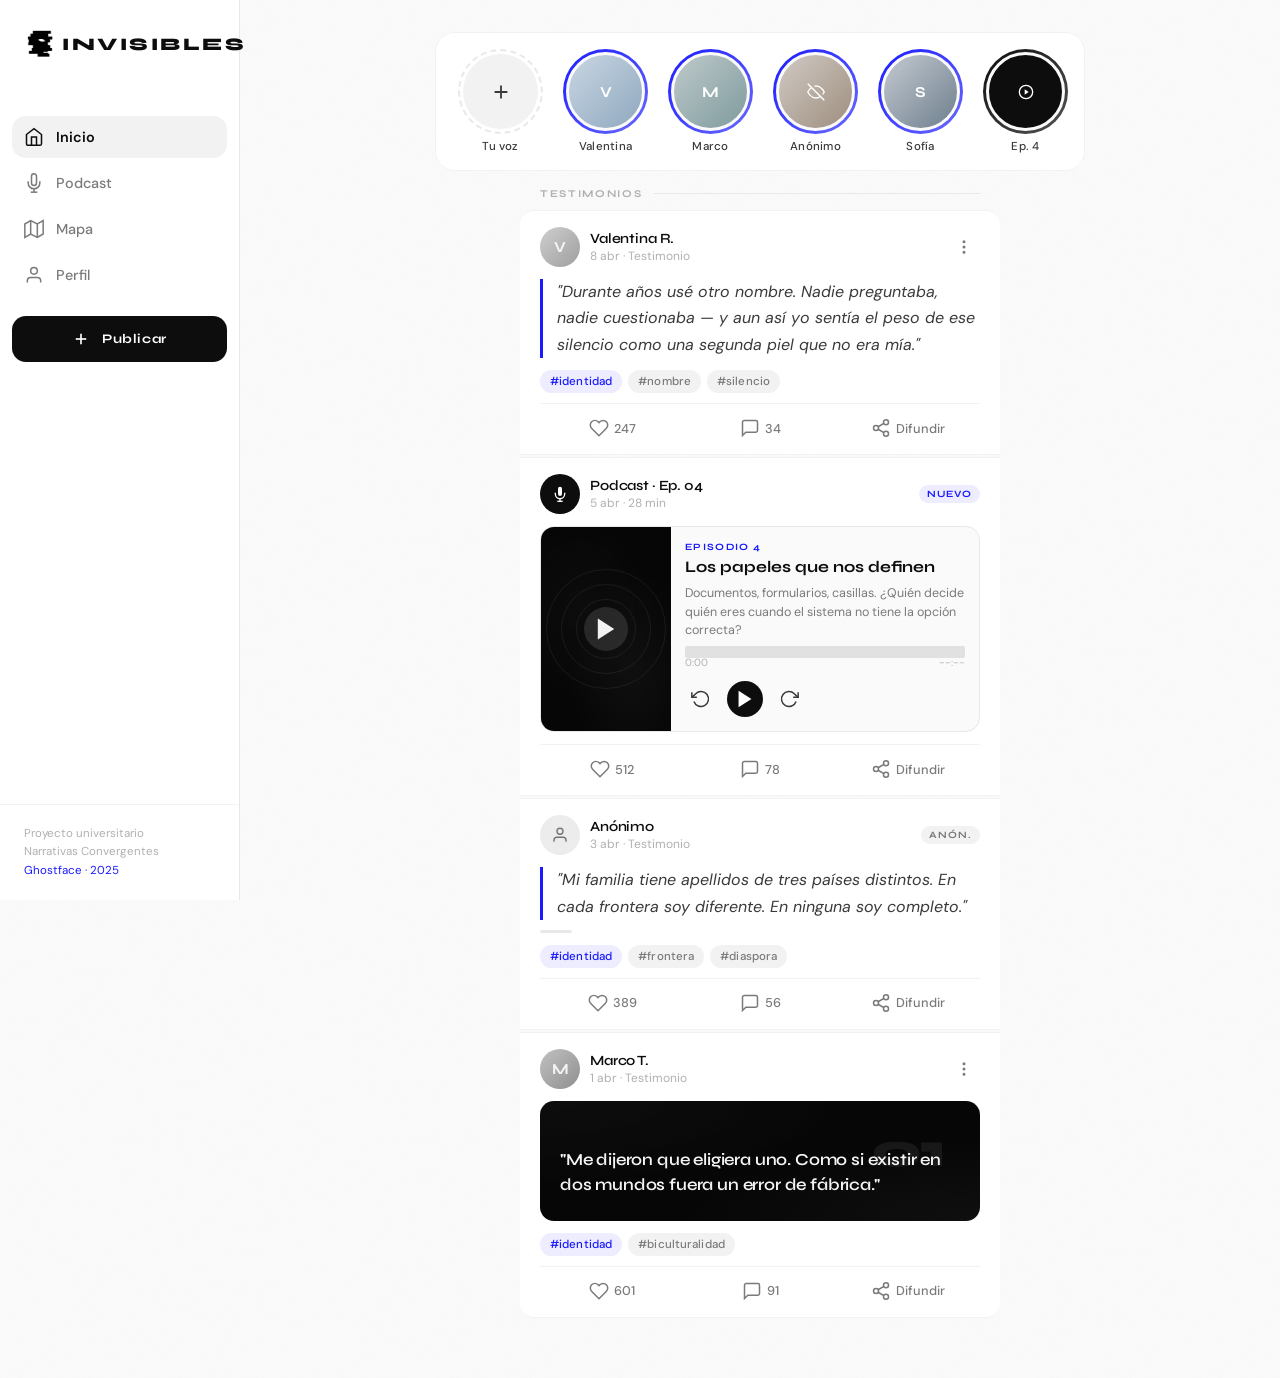
<file: index.html>
<!DOCTYPE html>
<html lang="es">
<head>
  <meta charset="UTF-8" />
  <meta name="viewport" content="width=device-width, initial-scale=1.0" />
  <title>Invisibles — El valor de la identidad</title>
   <link rel="icon" type="image/ico" href="favicon.ico">
  <link rel="stylesheet" href="style.css" />
  <link rel="preconnect" href="https://fonts.googleapis.com" />
  <link rel="preconnect" href="https://fonts.gstatic.com" crossorigin />
  <link href="https://fonts.googleapis.com/css2?family=Syne:wght@400;600;700;800&family=DM+Sans:ital,opsz,wght@0,9..40,300;0,9..40,400;0,9..40,500;1,9..40,300&display=swap" rel="stylesheet" />
</head>
<body>

  <!-- ░░ TOP NAV ░░ -->
  <header class="top-nav">
    <div class="top-nav__inner">
      <span class="top-nav__logo">
        <img src="favicon.ico" class="logo-icon">
        INVISIBLES
      </span>
      <button class="top-nav__action" aria-label="Buscar">
        <svg width="20" height="20" fill="none" stroke="currentColor" stroke-width="1.8" viewBox="0 0 24 24">
          <circle cx="11" cy="11" r="8"/><path d="m21 21-4.35-4.35"/>
        </svg>
      </button>
    </div>
  </header>

  <!-- ░░ SITE CONTENT WRAPPER (desktop layout) ░░ -->
  <div class="site-content">

  <!-- ░░ STORY STRIP ░░ -->
  <section class="stories" aria-label="Testimonios destacados">
    <div class="stories__track">

      <button class="story story--add" aria-label="Añadir historia">
        <div class="story__ring story__ring--dashed">
          <div class="story__avatar story__avatar--add">
            <svg width="22" height="22" fill="none" stroke="currentColor" stroke-width="2" viewBox="0 0 24 24">
              <path d="M12 5v14M5 12h14"/>
            </svg>
          </div>
        </div>
        <span class="story__label">Tu voz</span>
      </button>

      <button class="story" data-story="valentina" aria-label="Historia de Valentina">
        <div class="story__ring">
          <div class="story__avatar" style="background:linear-gradient(135deg,#c9d6e3,#8fa8be)">
            <span>V</span>
          </div>
        </div>
        <span class="story__label">Valentina</span>
      </button>

      <button class="story" data-story="marco" aria-label="Historia de Marco">
        <div class="story__ring">
          <div class="story__avatar" style="background:linear-gradient(135deg,#bfc9ca,#7e9b9e)">
            <span>M</span>
          </div>
        </div>
        <span class="story__label">Marco</span>
      </button>

      <button class="story" data-story="anonimo" aria-label="Historia de Anónimo">
        <div class="story__ring">
          <div class="story__avatar" style="background:linear-gradient(135deg,#d0cac4,#9e8e7e)">
            <svg width="18" height="18" fill="none" stroke="currentColor" stroke-width="1.8" viewBox="0 0 24 24">
              <path d="M17.94 17.94A10.07 10.07 0 0112 20c-7 0-11-8-11-8a18.45 18.45 0 015.06-5.94"/><path d="M9.9 4.24A9.12 9.12 0 0112 4c7 0 11 8 11 8a18.5 18.5 0 01-2.16 3.19"/><line x1="1" y1="1" x2="23" y2="23"/>
            </svg>
          </div>
        </div>
        <span class="story__label">Anónimo</span>
      </button>

      <button class="story" data-story="sofia" aria-label="Historia de Sofía">
        <div class="story__ring">
          <div class="story__avatar" style="background:linear-gradient(135deg,#c4cad0,#6e7f8e)">
            <span>S</span>
          </div>
        </div>
        <span class="story__label">Sofía</span>
      </button>

      <button class="story" data-story="ep4" aria-label="Episodio 4">
        <div class="story__ring story__ring--podcast">
          <div class="story__avatar" style="background:var(--ink)">
            <svg width="16" height="16" fill="none" stroke="white" stroke-width="2" viewBox="0 0 24 24">
              <circle cx="12" cy="12" r="10"/><polygon points="10 8 16 12 10 16 10 8" fill="white" stroke="none"/>
            </svg>
          </div>
        </div>
        <span class="story__label">Ep. 4</span>
      </button>

    </div>
  </section>

  <!-- ░░ SECTION LABEL ░░ -->
  <div class="feed-label section-home">
    <span>TESTIMONIOS</span>
    <div class="feed-label__line"></div>
  </div>

  <!-- ░░ FEED — INICIO ░░ -->
  <main class="feed section-home" id="feed">

    <!-- POST 1 — Testimonio escrito -->
    <article class="post post--testimony" data-type="testimony" tabindex="0">
      <div class="post__header">
        <div class="post__avatar-wrap">
          <div class="post__avatar" style="background:linear-gradient(135deg,#c9d6e3,#8fa8be)">V</div>
        </div>
        <div class="post__meta">
          <p class="post__author">Valentina R.</p>
          <p class="post__date">8 abr · Testimonio</p>
        </div>
        <button class="post__more" aria-label="Más opciones">
          <svg width="18" height="18" fill="none" stroke="currentColor" stroke-width="2" viewBox="0 0 24 24">
            <circle cx="12" cy="5" r="1" fill="currentColor"/><circle cx="12" cy="12" r="1" fill="currentColor"/><circle cx="12" cy="19" r="1" fill="currentColor"/>
          </svg>
        </button>
      </div>

      <div class="post__body">
        <p class="post__text">
          "Durante años usé otro nombre. Nadie preguntaba, nadie cuestionaba — y aun así yo sentía el peso de ese silencio como una segunda piel que no era mía."
        </p>
      </div>

      <div class="post__tag-row">
        <span class="tag tag--identity">#identidad</span>
        <span class="tag">#nombre</span>
        <span class="tag">#silencio</span>
      </div>

      <div class="post__actions">
        <button class="action-btn" aria-label="Resonar">
          <svg width="20" height="20" fill="none" stroke="currentColor" stroke-width="1.8" viewBox="0 0 24 24">
            <path d="M20.84 4.61a5.5 5.5 0 00-7.78 0L12 5.67l-1.06-1.06a5.5 5.5 0 00-7.78 7.78l1.06 1.06L12 21.23l7.78-7.78 1.06-1.06a5.5 5.5 0 000-7.78z"/>
          </svg>
          <span>247</span>
        </button>
        <button class="action-btn" aria-label="Comentar">
          <svg width="20" height="20" fill="none" stroke="currentColor" stroke-width="1.8" viewBox="0 0 24 24">
            <path d="M21 15a2 2 0 01-2 2H7l-4 4V5a2 2 0 012-2h14a2 2 0 012 2z"/>
          </svg>
          <span>34</span>
        </button>
        <button class="action-btn" aria-label="Compartir">
          <svg width="20" height="20" fill="none" stroke="currentColor" stroke-width="1.8" viewBox="0 0 24 24">
            <circle cx="18" cy="5" r="3"/><circle cx="6" cy="12" r="3"/><circle cx="18" cy="19" r="3"/>
            <line x1="8.59" y1="13.51" x2="15.42" y2="17.49"/><line x1="15.41" y1="6.51" x2="8.59" y2="10.49"/>
          </svg>
          <span>Difundir</span>
        </button>
      </div>
    </article>

    <!-- POST 2 — Episodio Podcast -->
    <article class="post post--podcast" data-type="podcast" tabindex="0">
      <div class="post__header">
        <div class="post__avatar-wrap">
          <div class="post__avatar post__avatar--podcast" style="background:var(--ink)">
            <svg width="16" height="16" fill="none" stroke="white" stroke-width="2" viewBox="0 0 24 24">
              <path d="M12 1a3 3 0 00-3 3v8a3 3 0 006 0V4a3 3 0 00-3-3z" fill="white" stroke="none"/><path d="M19 10v2a7 7 0 01-14 0v-2"/><line x1="12" y1="19" x2="12" y2="23"/><line x1="8" y1="23" x2="16" y2="23"/>
            </svg>
          </div>
        </div>
        <div class="post__meta">
          <p class="post__author">Podcast · Ep. 04</p>
          <p class="post__date">5 abr · 28 min</p>
        </div>
        <span class="post__badge">NUEVO</span>
      </div>

      <div class="post__podcast-card">
        <div class="podcast-art gf-image">
          <div class="podcast-art__bg"></div>
          <div class="podcast-art__icon">
            <svg width="28" height="28" fill="none" viewBox="0 0 24 24">
              <polygon points="5 3 19 12 5 21 5 3" fill="white"/>
            </svg>
          </div>
          <div class="podcast-art__rings">
            <div class="ring ring--1"></div>
            <div class="ring ring--2"></div>
            <div class="ring ring--3"></div>
          </div>
        </div>
        <div class="podcast-info">
          <p class="podcast-episode">EPISODIO 4</p>
          <h3 class="podcast-title">Los papeles que nos definen</h3>
          <p class="podcast-desc">Documentos, formularios, casillas. ¿Quién decide quién eres cuando el sistema no tiene la opción correcta?</p>
          <div class="podcast-progress">
            <div class="progress-bar">
              <div class="progress-fill" style="width:0%"></div>
            </div>
            <div class="progress-meta">
              <span id="ep4-time-cur">0:00</span><span id="ep4-time-tot">--:--</span>
            </div>
          </div>
          <!-- Audio real oculto -->
          <audio id="ep4-audio" preload="metadata"
            src="https://www.soundhelix.com/examples/mp3/SoundHelix-Song-1.mp3">
          </audio>

          <div class="podcast-controls">
            <button class="ctrl-btn" id="ep4-back" aria-label="15 segundos atrás">
              <svg width="20" height="20" fill="none" stroke="currentColor" stroke-width="1.8" viewBox="0 0 24 24">
                <polyline points="1 4 1 10 7 10"/><path d="M3.51 15a9 9 0 102.13-9.36L1 10"/>
              </svg>
            </button>
            <button class="ctrl-btn ctrl-btn--play" id="ep4-play" aria-label="Reproducir">
              <svg id="ep4-icon-play" width="22" height="22" fill="none" viewBox="0 0 24 24">
                <polygon points="5 3 19 12 5 21 5 3" fill="currentColor"/>
              </svg>
              <svg id="ep4-icon-pause" width="22" height="22" fill="none" viewBox="0 0 24 24" style="display:none">
                <rect x="6" y="4" width="4" height="16" rx="1" fill="currentColor"/>
                <rect x="14" y="4" width="4" height="16" rx="1" fill="currentColor"/>
              </svg>
            </button>
            <button class="ctrl-btn" id="ep4-fwd" aria-label="15 segundos adelante">
              <svg width="20" height="20" fill="none" stroke="currentColor" stroke-width="1.8" viewBox="0 0 24 24">
                <polyline points="23 4 23 10 17 10"/><path d="M20.49 15a9 9 0 11-2.12-9.36L23 10"/>
              </svg>
            </button>
          </div>
        </div>
      </div>

      <div class="post__actions">
        <button class="action-btn" aria-label="Resonar">
          <svg width="20" height="20" fill="none" stroke="currentColor" stroke-width="1.8" viewBox="0 0 24 24">
            <path d="M20.84 4.61a5.5 5.5 0 00-7.78 0L12 5.67l-1.06-1.06a5.5 5.5 0 00-7.78 7.78l1.06 1.06L12 21.23l7.78-7.78 1.06-1.06a5.5 5.5 0 000-7.78z"/>
          </svg>
          <span>512</span>
        </button>
        <button class="action-btn" aria-label="Comentar">
          <svg width="20" height="20" fill="none" stroke="currentColor" stroke-width="1.8" viewBox="0 0 24 24">
            <path d="M21 15a2 2 0 01-2 2H7l-4 4V5a2 2 0 012-2h14a2 2 0 012 2z"/>
          </svg>
          <span>78</span>
        </button>
        <button class="action-btn" aria-label="Compartir">
          <svg width="20" height="20" fill="none" stroke="currentColor" stroke-width="1.8" viewBox="0 0 24 24">
            <circle cx="18" cy="5" r="3"/><circle cx="6" cy="12" r="3"/><circle cx="18" cy="19" r="3"/>
            <line x1="8.59" y1="13.51" x2="15.42" y2="17.49"/><line x1="15.41" y1="6.51" x2="8.59" y2="10.49"/>
          </svg>
          <span>Difundir</span>
        </button>
      </div>
    </article>

    <!-- POST 3 — Testimonio anónimo -->
    <article class="post post--anon" data-type="testimony" tabindex="0">
      <div class="post__header">
        <div class="post__avatar-wrap">
          <div class="post__avatar post__avatar--anon">
            <svg width="18" height="18" fill="none" stroke="currentColor" stroke-width="1.8" viewBox="0 0 24 24">
              <path d="M20 21v-2a4 4 0 00-4-4H8a4 4 0 00-4 4v2"/><circle cx="12" cy="7" r="4"/>
            </svg>
          </div>
        </div>
        <div class="post__meta">
          <p class="post__author">Anónimo</p>
          <p class="post__date">3 abr · Testimonio</p>
        </div>
        <span class="post__badge post__badge--anon">ANÓN.</span>
      </div>

      <div class="post__body">
        <p class="post__text">
          "Mi familia tiene apellidos de tres países distintos. En cada frontera soy diferente. En ninguna soy completo."
        </p>
        <div class="post__quote-accent"></div>
      </div>

      <div class="post__tag-row">
        <span class="tag tag--identity">#identidad</span>
        <span class="tag">#frontera</span>
        <span class="tag">#diaspora</span>
      </div>

      <div class="post__actions">
        <button class="action-btn" aria-label="Resonar">
          <svg width="20" height="20" fill="none" stroke="currentColor" stroke-width="1.8" viewBox="0 0 24 24">
            <path d="M20.84 4.61a5.5 5.5 0 00-7.78 0L12 5.67l-1.06-1.06a5.5 5.5 0 00-7.78 7.78l1.06 1.06L12 21.23l7.78-7.78 1.06-1.06a5.5 5.5 0 000-7.78z"/>
          </svg>
          <span>389</span>
        </button>
        <button class="action-btn" aria-label="Comentar">
          <svg width="20" height="20" fill="none" stroke="currentColor" stroke-width="1.8" viewBox="0 0 24 24">
            <path d="M21 15a2 2 0 01-2 2H7l-4 4V5a2 2 0 012-2h14a2 2 0 012 2z"/>
          </svg>
          <span>56</span>
        </button>
        <button class="action-btn" aria-label="Compartir">
          <svg width="20" height="20" fill="none" stroke="currentColor" stroke-width="1.8" viewBox="0 0 24 24">
            <circle cx="18" cy="5" r="3"/><circle cx="6" cy="12" r="3"/><circle cx="18" cy="19" r="3"/>
            <line x1="8.59" y1="13.51" x2="15.42" y2="17.49"/><line x1="15.41" y1="6.51" x2="8.59" y2="10.49"/>
          </svg>
          <span>Difundir</span>
        </button>
      </div>
    </article>

    <!-- POST 4 — Testimonio con imagen de fondo editorial -->
    <article class="post post--editorial" data-type="testimony" tabindex="0">
      <div class="post__header">
        <div class="post__avatar-wrap">
          <div class="post__avatar" style="background:linear-gradient(135deg,#bfc9ca,#7e9b9e)">M</div>
        </div>
        <div class="post__meta">
          <p class="post__author">Marco T.</p>
          <p class="post__date">1 abr · Testimonio</p>
        </div>
        <button class="post__more" aria-label="Más opciones">
          <svg width="18" height="18" fill="none" stroke="currentColor" stroke-width="2" viewBox="0 0 24 24">
            <circle cx="12" cy="5" r="1" fill="currentColor"/><circle cx="12" cy="12" r="1" fill="currentColor"/><circle cx="12" cy="19" r="1" fill="currentColor"/>
          </svg>
        </button>
      </div>

      <div class="post__editorial-banner gf-image">
        <div class="editorial-text">
          <span class="editorial-num">01</span>
          <p class="editorial-quote">"Me dijeron que eligiera uno. Como si existir en dos mundos fuera un error de fábrica."</p>
        </div>
      </div>

      <div class="post__tag-row">
        <span class="tag tag--identity">#identidad</span>
        <span class="tag">#biculturalidad</span>
      </div>

      <div class="post__actions">
        <button class="action-btn" aria-label="Resonar">
          <svg width="20" height="20" fill="none" stroke="currentColor" stroke-width="1.8" viewBox="0 0 24 24">
            <path d="M20.84 4.61a5.5 5.5 0 00-7.78 0L12 5.67l-1.06-1.06a5.5 5.5 0 00-7.78 7.78l1.06 1.06L12 21.23l7.78-7.78 1.06-1.06a5.5 5.5 0 000-7.78z"/>
          </svg>
          <span>601</span>
        </button>
        <button class="action-btn" aria-label="Comentar">
          <svg width="20" height="20" fill="none" stroke="currentColor" stroke-width="1.8" viewBox="0 0 24 24">
            <path d="M21 15a2 2 0 01-2 2H7l-4 4V5a2 2 0 012-2h14a2 2 0 012 2z"/>
          </svg>
          <span>91</span>
        </button>
        <button class="action-btn" aria-label="Compartir">
          <svg width="20" height="20" fill="none" stroke="currentColor" stroke-width="1.8" viewBox="0 0 24 24">
            <circle cx="18" cy="5" r="3"/><circle cx="6" cy="12" r="3"/><circle cx="18" cy="19" r="3"/>
            <line x1="8.59" y1="13.51" x2="15.42" y2="17.49"/><line x1="15.41" y1="6.51" x2="8.59" y2="10.49"/>
          </svg>
          <span>Difundir</span>
        </button>
      </div>
    </article>

  </main>

  <!-- ░░ SECCIÓN PODCAST ░░ -->
  <section class="page-section section-podcast" id="section-podcast" hidden>
    <div class="section-header">
      <h2 class="section-title">Podcast</h2>
      <p class="section-sub">Todas las voces. Todos los episodios.</p>
    </div>

    <div class="episode-list">
      <div class="episode-card episode-card--active">
        <div class="episode-num">04</div>
        <div class="episode-info">
          <p class="episode-title">Los papeles que nos definen</p>
          <p class="episode-meta">28 min · 5 abr</p>
        </div>
        <button class="episode-play" aria-label="Reproducir ep. 4">
          <svg width="18" height="18" fill="none" viewBox="0 0 24 24"><polygon points="5 3 19 12 5 21 5 3" fill="currentColor"/></svg>
        </button>
      </div>
      <div class="episode-card">
        <div class="episode-num">03</div>
        <div class="episode-info">
          <p class="episode-title">El peso de un apellido</p>
          <p class="episode-meta">32 min · 22 mar</p>
        </div>
        <button class="episode-play" aria-label="Reproducir ep. 3">
          <svg width="18" height="18" fill="none" viewBox="0 0 24 24"><polygon points="5 3 19 12 5 21 5 3" fill="currentColor"/></svg>
        </button>
      </div>
      <div class="episode-card">
        <div class="episode-num">02</div>
        <div class="episode-info">
          <p class="episode-title">Invisible en el sistema</p>
          <p class="episode-meta">24 min · 10 mar</p>
        </div>
        <button class="episode-play" aria-label="Reproducir ep. 2">
          <svg width="18" height="18" fill="none" viewBox="0 0 24 24"><polygon points="5 3 19 12 5 21 5 3" fill="currentColor"/></svg>
        </button>
      </div>
      <div class="episode-card">
        <div class="episode-num">01</div>
        <div class="episode-info">
          <p class="episode-title">¿Quién te nombró?</p>
          <p class="episode-meta">19 min · 1 mar</p>
        </div>
        <button class="episode-play" aria-label="Reproducir ep. 1">
          <svg width="18" height="18" fill="none" viewBox="0 0 24 24"><polygon points="5 3 19 12 5 21 5 3" fill="currentColor"/></svg>
        </button>
      </div>
    </div>
  </section>

  <!-- ░░ SECCIÓN MAPA ░░ -->
  <section class="page-section section-map" id="section-mapa" hidden>
    <div class="section-header">
      <h2 class="section-title">Memoria en el territorio</h2>
      <p class="section-sub">Popayán · Puntos de historia viva</p>
    </div>

    <!-- Mapa esquemático SVG de Popayán -->
    <div class="smap-wrap">
      <svg class="smap" viewBox="0 0 340 260" xmlns="http://www.w3.org/2000/svg" aria-label="Mapa esquemático de Popayán">

        <!-- ── Fondo / área urbana ── -->
        <rect width="340" height="260" fill="var(--surface-2)" rx="16"/>

        <!-- Río Molino (trazo azul tenue) -->
        <path d="M 20 200 Q 80 185 130 195 Q 180 205 240 188 Q 290 174 330 180"
              fill="none" stroke="#a0bcd8" stroke-width="3" stroke-linecap="round" opacity=".5"/>
        <text x="60" y="218" font-size="8" fill="#8aabcb" font-family="var(--font-body)" opacity=".7">Río Molino</text>

        <!-- Manzanas / calles esquemáticas -->
        <!-- Calle 5 (horizontal principal) -->
        <line x1="20" y1="120" x2="320" y2="120" stroke="var(--surface-3)" stroke-width="1.5"/>
        <!-- Calle Popayán centro -->
        <line x1="20" y1="90"  x2="320" y2="90"  stroke="var(--surface-3)" stroke-width="1"/>
        <line x1="20" y1="150" x2="320" y2="150" stroke="var(--surface-3)" stroke-width="1"/>
        <line x1="20" y1="170" x2="320" y2="170" stroke="var(--surface-3)" stroke-width="1"/>
        <!-- Carrera 7 (vertical principal) -->
        <line x1="120" y1="20" x2="120" y2="240" stroke="var(--surface-3)" stroke-width="1.5"/>
        <line x1="80"  y1="20" x2="80"  y2="240" stroke="var(--surface-3)" stroke-width="1"/>
        <line x1="170" y1="20" x2="170" y2="240" stroke="var(--surface-3)" stroke-width="1"/>
        <line x1="220" y1="20" x2="220" y2="240" stroke="var(--surface-3)" stroke-width="1"/>
        <line x1="270" y1="20" x2="270" y2="240" stroke="var(--surface-3)" stroke-width="1"/>

        <!-- Parque Caldas (rectángulo central) -->
        <rect x="106" y="76" width="28" height="28" rx="4"
              fill="none" stroke="var(--surface-3)" stroke-width="1.2" stroke-dasharray="3 2"/>
        <text x="108" y="94" font-size="6" fill="var(--ink-4)" font-family="var(--font-body)">Caldas</text>

        <!-- Etiquetas de referencia -->
        <text x="24" y="88"  font-size="7" fill="var(--ink-4)" font-family="var(--font-body)">Cl. 4</text>
        <text x="24" y="118" font-size="7" fill="var(--ink-4)" font-family="var(--font-body)">Cl. 5</text>
        <text x="24" y="148" font-size="7" fill="var(--ink-4)" font-family="var(--font-body)">Cl. 6</text>
        <text x="117" y="248" font-size="7" fill="var(--ink-4)" font-family="var(--font-body)">Cr. 7</text>
        <text x="165" y="248" font-size="7" fill="var(--ink-4)" font-family="var(--font-body)">Cr. 6</text>

        <!-- ══ PIN 1 — Barrio Bolívar ══ -->
        <g class="map-pin" data-pin="0" tabindex="0" role="button"
           aria-label="Barrio Bolívar: El eco de los pasos perdidos">
          <!-- aro de pulso externo -->
          <circle class="pin-pulse" cx="80" cy="120" r="14" fill="none" stroke="var(--accent)" stroke-width="1.2"/>
          <!-- aro de pulso secundario -->
          <circle class="pin-pulse pin-pulse--delay" cx="80" cy="120" r="20" fill="none" stroke="var(--accent)" stroke-width=".6"/>
          <!-- cuerpo del pin -->
          <circle cx="80" cy="120" r="7" fill="var(--accent)" stroke="var(--white)" stroke-width="2"/>
          <circle cx="80" cy="120" r="2.5" fill="var(--white)"/>
          <!-- etiqueta -->
          <text x="92" y="116" font-size="8.5" font-weight="700" fill="var(--ink)" font-family="var(--font-display)">B. Bolívar</text>
        </g>

        <!-- ══ PIN 2 — Catedral Blanca ══ -->
        <g class="map-pin" data-pin="1" tabindex="0" role="button"
           aria-label="Catedral Blanca: Donde el silencio tiene nombre">
          <circle class="pin-pulse" cx="170" cy="90" r="14" fill="none" stroke="#b07bff" stroke-width="1.2"/>
          <circle class="pin-pulse pin-pulse--delay" cx="170" cy="90" r="20" fill="none" stroke="#b07bff" stroke-width=".6"/>
          <circle cx="170" cy="90" r="7" fill="#b07bff" stroke="var(--white)" stroke-width="2"/>
          <circle cx="170" cy="90" r="2.5" fill="var(--white)"/>
          <text x="182" y="86" font-size="8.5" font-weight="700" fill="var(--ink)" font-family="var(--font-display)">Catedral</text>
        </g>

        <!-- ══ PIN 3 — Puente del Humilladero ══ -->
        <g class="map-pin" data-pin="2" tabindex="0" role="button"
           aria-label="Puente Humilladero: Cada piedra guarda un apellido olvidado">
          <circle class="pin-pulse" cx="220" cy="160" r="14" fill="none" stroke="#e07b5a" stroke-width="1.2"/>
          <circle class="pin-pulse pin-pulse--delay" cx="220" cy="160" r="20" fill="none" stroke="#e07b5a" stroke-width=".6"/>
          <circle cx="220" cy="160" r="7" fill="#e07b5a" stroke="var(--white)" stroke-width="2"/>
          <circle cx="220" cy="160" r="2.5" fill="var(--white)"/>
          <text x="232" y="156" font-size="8.5" font-weight="700" fill="var(--ink)" font-family="var(--font-display)">Humilladero</text>
        </g>

      </svg>

      <!-- Pop-over de micro-historias -->
      <div class="map-popover" id="map-popover" hidden>
        <button class="map-popover__close" id="map-popover-close" aria-label="Cerrar">×</button>
        <p class="map-popover__place" id="map-popover-place"></p>
        <p class="map-popover__story" id="map-popover-story"></p>
        <span class="map-popover__tag">#memoriaColectiva</span>
      </div>
    </div>

    <!-- Leyenda -->
    <div class="smap-legend">
      <div class="legend-item">
        <span class="legend-dot" style="background:var(--accent)"></span>
        <span>Barrio Bolívar</span>
      </div>
      <div class="legend-item">
        <span class="legend-dot" style="background:#b07bff"></span>
        <span>Catedral Blanca</span>
      </div>
      <div class="legend-item">
        <span class="legend-dot" style="background:#e07b5a"></span>
        <span>Humilladero</span>
      </div>
    </div>
    <p class="map-caption">Toca cada pin para escuchar la historia del lugar.</p>
  </section>

  <!-- ░░ SECCIÓN PERFIL ░░ -->
  <section class="page-section section-profile" id="section-perfil" hidden>
    <div class="profile-cover"></div>
    <div class="profile-body">
      <div class="profile-avatar-wrap">
        <div class="profile-avatar">I</div>
      </div>
      <h2 class="profile-name">Invisibles</h2>
      <p class="profile-bio">Proyecto transmedia universitario sobre el valor de la identidad. Cada voz cuenta. Cada historia importa.</p>
      <div class="profile-stats">
        <div class="stat"><span class="stat-n">247</span><span class="stat-l">Testimonios</span></div>
        <div class="stat"><span class="stat-n">4</span><span class="stat-l">Episodios</span></div>
        <div class="stat"><span class="stat-n">1.2k</span><span class="stat-l">Resonancias</span></div>
      </div>
    </div>
  </section>

  <!-- Texto legal para móvil -->
  <div class="legal-mobile">
    Proyecto universitario · Narrativas Convergentes<br>
    <span style="color:var(--accent)">Ghostface · 2025</span>
  </div>

  </div><!-- /site-content -->

  <!-- ░░ BOTTOM NAV ░░ -->
  <nav class="bottom-nav" aria-label="Navegación principal">
    <button class="nav-item nav-item--active" data-section="home" aria-label="Inicio" aria-current="page">
      <svg width="24" height="24" fill="none" stroke="currentColor" stroke-width="1.8" viewBox="0 0 24 24">
        <path d="M3 9l9-7 9 7v11a2 2 0 01-2 2H5a2 2 0 01-2-2z"/><polyline points="9 22 9 12 15 12 15 22"/>
      </svg>
      <span>Inicio</span>
    </button>

    <button class="nav-item" data-section="podcast" aria-label="Podcast">
      <svg width="24" height="24" fill="none" stroke="currentColor" stroke-width="1.8" viewBox="0 0 24 24">
        <path d="M12 1a3 3 0 00-3 3v8a3 3 0 006 0V4a3 3 0 00-3-3z"/><path d="M19 10v2a7 7 0 01-14 0v-2"/><line x1="12" y1="19" x2="12" y2="23"/><line x1="8" y1="23" x2="16" y2="23"/>
      </svg>
      <span>Podcast</span>
    </button>

    <button class="nav-item nav-item--publish" id="btn-publish" aria-label="Publicar testimonio">
      <div class="publish-btn">
        <svg width="22" height="22" fill="none" stroke="white" stroke-width="2.2" viewBox="0 0 24 24">
          <line x1="12" y1="5" x2="12" y2="19"/><line x1="5" y1="12" x2="19" y2="12"/>
        </svg>
      </div>
      <span>Publicar</span>
    </button>

    <button class="nav-item" data-section="mapa" aria-label="Mapa transmedia">
      <svg width="24" height="24" fill="none" stroke="currentColor" stroke-width="1.8" viewBox="0 0 24 24">
        <polygon points="1 6 1 22 8 18 16 22 23 18 23 2 16 6 8 2 1 6"/><line x1="8" y1="2" x2="8" y2="18"/><line x1="16" y1="6" x2="16" y2="22"/>
      </svg>
      <span>Mapa</span>
    </button>

    <button class="nav-item" data-section="perfil" aria-label="Perfil">
      <svg width="24" height="24" fill="none" stroke="currentColor" stroke-width="1.8" viewBox="0 0 24 24">
        <path d="M20 21v-2a4 4 0 00-4-4H8a4 4 0 00-4 4v2"/><circle cx="12" cy="7" r="4"/>
      </svg>
      <span>Perfil</span>
    </button>
  </nav>

  <!-- ░░ TOAST ░░ -->
  <div class="toast" id="toast" role="status" aria-live="polite"></div>

  <!-- ░░ STORY VIEWER MODAL ░░ -->
  <div class="story-viewer" id="story-viewer" role="dialog" aria-modal="true" aria-label="Historia" hidden>
    <!-- Barra de progreso superior -->
    <div class="sv-progress-bar">
      <div class="sv-progress-fill" id="sv-progress-fill"></div>
    </div>

    <!-- Header con avatar + info + cerrar -->
    <div class="sv-header">
      <div class="sv-avatar" id="sv-avatar"></div>
      <div class="sv-meta">
        <p class="sv-name" id="sv-name"></p>
        <p class="sv-time" id="sv-time"></p>
      </div>
      <button class="sv-close" id="sv-close" aria-label="Cerrar historia">
        <svg width="22" height="22" fill="none" stroke="currentColor" stroke-width="2" viewBox="0 0 24 24">
          <line x1="18" y1="6" x2="6" y2="18"/><line x1="6" y1="6" x2="18" y2="18"/>
        </svg>
      </button>
    </div>

    <!-- Contenido visual de la historia -->
    <div class="sv-canvas" id="sv-canvas">
      <div class="sv-visual" id="sv-visual"></div>
    </div>

    <!-- Texto flotante inferior -->
    <div class="sv-footer">
      <p class="sv-quote" id="sv-quote"></p>
      <span class="sv-tag" id="sv-tag"></span>
    </div>

    <!-- Tap zones: anterior / siguiente -->
    <div class="sv-tap sv-tap--prev" id="sv-prev" aria-label="Historia anterior"></div>
    <div class="sv-tap sv-tap--next" id="sv-next" aria-label="Historia siguiente"></div>
  </div>
  <div class="modal-overlay" id="modal-overlay" role="dialog" aria-modal="true" aria-labelledby="modal-title" hidden>
    <div class="modal">
      <div class="modal__header">
        <h3 class="modal__title" id="modal-title">Tu testimonio</h3>
        <button class="modal__close" id="modal-close" aria-label="Cerrar">
          <svg width="20" height="20" fill="none" stroke="currentColor" stroke-width="2" viewBox="0 0 24 24">
            <line x1="18" y1="6" x2="6" y2="18"/><line x1="6" y1="6" x2="18" y2="18"/>
          </svg>
        </button>
      </div>

      <p class="modal__desc">Tu voz es parte de esta historia. Puedes usar tu nombre real o un seudónimo.</p>

      <div id="modal-form-view">
        <div class="field">
          <label class="field__label" for="field-name">Nombre o Seudónimo</label>
          <input class="field__input" id="field-name" type="text" placeholder="Ej. Valentina R. / Anónimo" maxlength="40" autocomplete="off" />
        </div>
        <div class="field">
          <label class="field__label" for="field-testimony">Tu testimonio</label>
          <textarea class="field__input field__textarea" id="field-testimony" placeholder="Escribe tu historia aquí…" maxlength="400" rows="5"></textarea>
          <span class="field__counter"><span id="char-count">0</span>/400</span>
        </div>
        <div class="field">
          <label class="field__label">¿Cómo quieres aparecer?</label>
          <div class="toggle-row">
            <button class="toggle-opt toggle-opt--active" id="opt-named">Con nombre</button>
            <button class="toggle-opt" id="opt-anon">Anónimo/a</button>
          </div>
        </div>
        <button class="modal__submit" id="modal-submit">Enviar testimonio</button>
      </div>

      <div id="modal-success-view" hidden>
        <div class="success-state">
          <div class="success-icon">
            <svg width="28" height="28" fill="none" stroke="white" stroke-width="2.5" viewBox="0 0 24 24">
              <polyline points="20 6 9 17 4 12"/>
            </svg>
          </div>
          <h4 class="success-title">¡Gracias por compartir!</h4>
          <p class="success-text">Tu testimonio fue recibido. Cada voz hace visible lo invisible.</p>
          <button class="modal__submit modal__submit--ghost" id="modal-done">Cerrar</button>
        </div>
      </div>
    </div>
  </div>

  <!-- ░░ JAVASCRIPT ░░ -->
  <script>
  (() => {

    /* ═══════════════════════════════════════════════
       1. NAVEGACIÓN + FILTROS DE CONTENIDO
    ═══════════════════════════════════════════════ */
    const navItems = document.querySelectorAll('.nav-item[data-section]');
    const feed     = document.getElementById('feed');

    // Secciones de página completa
    const pageSections = {
      podcast: document.getElementById('section-podcast'),
      mapa:    document.getElementById('section-mapa'),
      perfil:  document.getElementById('section-perfil'),
    };

    // Elementos que pertenecen al home (feed + label + stories)
    const homeEls = document.querySelectorAll('.section-home');

    // Toast "Próximamente"
    const toast = document.getElementById('toast');

    let currentFilter = 'home'; // estado actual

    function showSection(key) {
      currentFilter = key;

      // Ocultar todas las páginas secundarias
      Object.values(pageSections).forEach(el => el && (el.hidden = true));
      // Ocultar home por defecto
      homeEls.forEach(el => (el.hidden = true));

      if (key === 'home') {
        // Mostrar home, todos los posts visibles
        homeEls.forEach(el => (el.hidden = false));
        filterPosts('all');

      } else if (key === 'podcast') {
        // Mostrar home pero solo posts tipo podcast
        homeEls.forEach(el => (el.hidden = false));
        filterPosts('podcast');

      } else if (key === 'mapa') {
        // Mostrar sección mapa + toast especial
        pageSections.mapa.hidden = false;
        showToast('📍 Próximamente: Mapeo de historias en Popayán');

      } else if (key === 'perfil') {
        pageSections.perfil.hidden = false;
      }

      // Actualizar estado activo en nav
      navItems.forEach(btn => {
        const active = btn.dataset.section === key;
        btn.classList.toggle('nav-item--active', active);
        if (active) btn.setAttribute('aria-current', 'page');
        else        btn.removeAttribute('aria-current');
      });

      window.scrollTo({ top: 0, behavior: 'smooth' });
    }

    function filterPosts(type) {
      // El feed-label siempre visible en home
      const label = document.querySelector('.feed-label');
      if (label) {
        label.hidden = false;
        label.querySelector('span').textContent =
          type === 'podcast' ? 'EPISODIOS' : 'TESTIMONIOS';
      }

      feed.querySelectorAll('.post').forEach(post => {
        if (type === 'all') {
          post.hidden = false;
          post.classList.remove('post--filtered-out');
        } else {
          const match = post.dataset.type === type;
          post.hidden = !match;
          post.classList.toggle('post--filtered-out', !match);
        }
      });

      // Mostrar mensaje vacío si no hay resultados
      let empty = feed.querySelector('.feed-empty');
      const visiblePosts = feed.querySelectorAll('.post:not([hidden])').length;
      if (visiblePosts === 0) {
        if (!empty) {
          empty = document.createElement('div');
          empty.className = 'feed-empty';
          empty.innerHTML = `<p>No hay episodios de podcast aún.</p>`;
          feed.appendChild(empty);
        }
        empty.hidden = false;
      } else if (empty) {
        empty.hidden = true;
      }
    }

    navItems.forEach(btn => {
      btn.addEventListener('click', () => showSection(btn.dataset.section));
    });

    // Toast helper
    function showToast(msg) {
      toast.textContent = msg;
      toast.classList.add('toast--visible');
      clearTimeout(toast._t);
      toast._t = setTimeout(() => toast.classList.remove('toast--visible'), 3200);
    }

    // Estado inicial
    showSection('home');


    /* ═══════════════════════════════════════════════
       2. MODAL — PUBLICACIÓN EN TIEMPO REAL
    ═══════════════════════════════════════════════ */
    const overlay        = document.getElementById('modal-overlay');
    const btnPublish     = document.getElementById('btn-publish');
    const btnClose       = document.getElementById('modal-close');
    const btnSubmit      = document.getElementById('modal-submit');
    const btnDone        = document.getElementById('modal-done');
    const formView       = document.getElementById('modal-form-view');
    const successView    = document.getElementById('modal-success-view');
    const fieldName      = document.getElementById('field-name');
    const fieldTestimony = document.getElementById('field-testimony');
    const charCount      = document.getElementById('char-count');
    const optNamed       = document.getElementById('opt-named');
    const optAnon        = document.getElementById('opt-anon');

    function openModal() {
      overlay.hidden = false;
      document.body.classList.add('modal-open');
      requestAnimationFrame(() => overlay.classList.add('modal-overlay--visible'));
      setTimeout(() => fieldName.focus(), 80);
    }

    function closeModal() {
      overlay.classList.remove('modal-overlay--visible');
      overlay.addEventListener('transitionend', () => {
        overlay.hidden = true;
        document.body.classList.remove('modal-open');
        formView.hidden = false;
        successView.hidden = true;
        fieldName.value = '';
        fieldName.disabled = false;
        fieldTestimony.value = '';
        charCount.textContent = '0';
        optNamed.classList.add('toggle-opt--active');
        optAnon.classList.remove('toggle-opt--active');
      }, { once: true });
    }

    btnPublish.addEventListener('click', openModal);
    btnClose.addEventListener('click', closeModal);
    btnDone.addEventListener('click', closeModal);
    overlay.addEventListener('click', e => { if (e.target === overlay) closeModal(); });
    document.addEventListener('keydown', e => { if (e.key === 'Escape' && !overlay.hidden) closeModal(); });

    fieldTestimony.addEventListener('input', () => {
      const len = fieldTestimony.value.length;
      charCount.textContent = len;
      charCount.style.color = len > 360 ? 'var(--danger)' : '';
    });

    [optNamed, optAnon].forEach(btn => {
      btn.addEventListener('click', () => {
        optNamed.classList.toggle('toggle-opt--active', btn === optNamed);
        optAnon.classList.toggle('toggle-opt--active', btn === optAnon);
        if (btn === optAnon) {
          fieldName.value = 'Anónimo/a';
          fieldName.disabled = true;
        } else {
          fieldName.value = '';
          fieldName.disabled = false;
          fieldName.focus();
        }
      });
    });

    btnSubmit.addEventListener('click', () => {
      const name = fieldName.value.trim();
      const text = fieldTestimony.value.trim();
      if (!name) { fieldName.focus(); shake(fieldName); return; }
      if (text.length < 10) { fieldTestimony.focus(); shake(fieldTestimony); return; }

      const isAnon = optAnon.classList.contains('toggle-opt--active');

      // ── PUBLICACIÓN EN TIEMPO REAL ──
      // Si estamos en filtro podcast, volvemos a 'home' para que el post sea visible
      if (currentFilter === 'podcast') showSection('home');
      injectPost(name, text, isAnon);

      formView.hidden = true;
      successView.hidden = false;
    });

    function shake(el) {
      el.classList.add('input-shake');
      el.addEventListener('animationend', () => el.classList.remove('input-shake'), { once: true });
    }

    /* ── injectPost: añade el post al tope del feed con animación ── */
    function injectPost(name, text, anon) {
      const initials = anon ? null : name.charAt(0).toUpperCase();
      const colors   = [
        'linear-gradient(135deg,#c9d6e3,#8fa8be)',
        'linear-gradient(135deg,#d0cac4,#9e8e7e)',
        'linear-gradient(135deg,#c4cad0,#6e7f8e)',
        'linear-gradient(135deg,#cdd6c4,#7e9e7b)',
      ];
      const col = colors[Math.floor(Math.random() * colors.length)];
      const now = new Date().toLocaleString('es', { day: 'numeric', month: 'short', hour: '2-digit', minute: '2-digit' });

      const article = document.createElement('article');
      article.className = 'post post--testimony post--live';
      article.dataset.type = 'testimony';
      article.tabIndex = 0;
      article.setAttribute('aria-label', `Testimonio de ${anon ? 'anónimo' : name}`);

      article.innerHTML = `
        <div class="post__live-badge">
          <span class="live-dot"></span> NUEVO
        </div>
        <div class="post__header">
          <div class="post__avatar-wrap">
            <div class="post__avatar" style="background:${anon ? 'var(--surface-2)' : col}; color:${anon ? 'var(--ink-3)' : 'white'}">
              ${anon
                ? `<svg width="18" height="18" fill="none" stroke="currentColor" stroke-width="1.8" viewBox="0 0 24 24"><path d="M20 21v-2a4 4 0 00-4-4H8a4 4 0 00-4 4v2"/><circle cx="12" cy="7" r="4"/></svg>`
                : initials}
            </div>
          </div>
          <div class="post__meta">
            <p class="post__author">${anon ? 'Anónimo/a' : escHtml(name)}</p>
            <p class="post__date">${now} · Testimonio</p>
          </div>
          ${anon ? `<span class="post__badge post__badge--anon">ANÓN.</span>` : ''}
        </div>
        <div class="post__body">
          <p class="post__text">"${escHtml(text)}"</p>
        </div>
        <div class="post__tag-row">
          <span class="tag tag--identity">#identidad</span>
          <span class="tag">#nuevaVoz</span>
        </div>
        <div class="post__actions">
          <button class="action-btn resonar-btn" aria-label="Resonar">
            <svg width="20" height="20" fill="none" stroke="currentColor" stroke-width="1.8" viewBox="0 0 24 24">
              <path d="M20.84 4.61a5.5 5.5 0 00-7.78 0L12 5.67l-1.06-1.06a5.5 5.5 0 00-7.78 7.78l1.06 1.06L12 21.23l7.78-7.78 1.06-1.06a5.5 5.5 0 000-7.78z"/>
            </svg>
            <span>0</span>
          </button>
          <button class="action-btn" aria-label="Compartir">
            <svg width="20" height="20" fill="none" stroke="currentColor" stroke-width="1.8" viewBox="0 0 24 24">
              <circle cx="18" cy="5" r="3"/><circle cx="6" cy="12" r="3"/><circle cx="18" cy="19" r="3"/>
              <line x1="8.59" y1="13.51" x2="15.42" y2="17.49"/><line x1="15.41" y1="6.51" x2="8.59" y2="10.49"/>
            </svg>
            <span>Difundir</span>
          </button>
        </div>`;

      // Insertar al inicio del feed, antes del primer post existente
      const firstPost = feed.querySelector('.post');
      feed.insertBefore(article, firstPost);

      // Doble rAF para garantizar la transición CSS
      requestAnimationFrame(() => requestAnimationFrame(() => article.classList.add('post--entered')));

      // Quitar badge "NUEVO" a los 6 s
      setTimeout(() => {
        const badge = article.querySelector('.post__live-badge');
        if (badge) badge.style.opacity = '0';
      }, 6000);

      // Botón resonar del nuevo post
      article.querySelector('.resonar-btn').addEventListener('click', function () {
        toggleResonar(this);
      });

      // Toast confirmación — mensaje de memoria colectiva
      showToast('✦ Tu voz ha sido registrada en la memoria colectiva');
    }

    function escHtml(s) {
      return s.replace(/&/g,'&amp;').replace(/</g,'&lt;').replace(/>/g,'&gt;').replace(/"/g,'&quot;');
    }
    
    /* ═══════════════════════════════════════════════
       3. REPRODUCTOR DE AUDIO REAL (Ep. 4)
      // 1. Capturamos todos los elementos primero */
    const audio     = document.getElementById('ep4-audio');
    const btnPlay   = document.getElementById('ep4-play');
    const btnBack   = document.getElementById('ep4-back');
    const btnFwd    = document.getElementById('ep4-fwd');
    const iconPlay  = document.getElementById('ep4-icon-play');
    const iconPause = document.getElementById('ep4-icon-pause');
    const artIcon   = document.querySelector('.podcast-art__icon');

    // 2. Función para formatear el tiempo
    function fmt(s) {
      if (!isFinite(s) || s < 0) return '0:00';
      const m = Math.floor(s / 60);
      const sec = Math.floor(s % 60);
      return `${m}:${String(sec).padStart(2, '0')}`;
    }

    // 3. Lógica principal
    if (audio && btnPlay) {
      
      // Click en Play/Pause
      btnPlay.onclick = () => {
        audio.paused ? audio.play().catch(e => console.log("Error play:", e)) : audio.pause();
      };

      // Eventos visuales (Iconos y animación)
      audio.onplay = () => {
        if (iconPlay) iconPlay.style.display = 'none';
        if (iconPause) iconPause.style.display = '';
        if (artIcon) artIcon.classList.add('podcast-art__icon--spinning');
      };

      audio.onpause = () => {
        if (iconPlay) iconPlay.style.display = '';
        if (iconPause) iconPause.style.display = 'none';
        if (artIcon) artIcon.classList.remove('podcast-art__icon--spinning');
      };

      // LA ANIMACIÓN (BARRA Y TIEMPO)
      audio.ontimeupdate = () => {
        if (!audio.duration) return;
        
        // Mover barra
        const pct = (audio.currentTime / audio.duration) * 100;
        const barrita = document.querySelector('.progress-fill');
        if (barrita) barrita.style.width = pct.toFixed(2) + '%';
        
        // Cambiar número de tiempo actual
        const txtCur = document.getElementById('ep4-time-cur');
        if (txtCur) txtCur.textContent = fmt(audio.currentTime);
      };

      // Cargar duración total
      audio.onloadedmetadata = () => {
        const txtTot = document.getElementById('ep4-time-tot');
        if (txtTot) txtTot.textContent = fmt(audio.duration);
      };

      // Botones atrás/adelante
      if (btnBack) btnBack.onclick = () => audio.currentTime = Math.max(0, audio.currentTime - 15);
      if (btnFwd)  btnFwd.onclick  = () => audio.currentTime = Math.min(audio.duration || 0, audio.currentTime + 15);

      // Clic en la barra para saltar (Seek)
      const barraPadre = document.querySelector('.progress-bar');
      if (barraPadre) {
        barraPadre.onclick = (e) => {
          if (!audio.duration) return;
          const rect = barraPadre.getBoundingClientRect();
          const pct = (e.clientX - rect.left) / rect.width;
          audio.currentTime = pct * audio.duration;
        };
      }
    }
    /* ═══════════════════════════════════════════════
       4. BOTÓN RESONAR — posts existentes
    ═══════════════════════════════════════════════ */
    function toggleResonar(btn) {
      if (btn.dataset.liked) return;
      const span = btn.querySelector('span');
      const path = btn.querySelector('svg path');
      span.textContent = parseInt(span.textContent) + 1;
      path.style.fill   = 'var(--danger)';
      path.style.stroke = 'var(--danger)';
      btn.dataset.liked = '1';
      // micro-bounce
      btn.classList.add('resonar-pop');
      btn.addEventListener('animationend', () => btn.classList.remove('resonar-pop'), { once: true });
    }

    document.querySelectorAll('.action-btn[aria-label="Resonar"]').forEach(btn => {
      btn.addEventListener('click', function () { toggleResonar(this); });
    });

    /* ═══════════════════════════════════════════════
       5. MAPA INTERACTIVO — PINES DE POPAYÁN
    ═══════════════════════════════════════════════ */
    const PIN_DATA = [
      {
        place: 'Barrio Bolívar',
        story: 'El eco de los pasos perdidos. Aquí, generaciones enteras crecieron sin que nadie pronunciara sus apellidos completos. La identidad, guardada en las paredes.'
      },
      {
        place: 'Catedral Blanca',
        story: 'Donde el silencio tiene nombre. En sus libros parroquiales duermen identidades que el Estado jamás registró. Cada página, un rostro invisible.'
      },
      {
        place: 'Puente Humilladero',
        story: 'Cada piedra guarda un apellido olvidado. Este puente colonial vio cruzar a quienes venían de otros mundos sin saber que perderían su nombre al cruzarlo.'
      },
    ];

    const popover      = document.getElementById('map-popover');
    const popoverPlace = document.getElementById('map-popover-place');
    const popoverStory = document.getElementById('map-popover-story');
    const popoverClose = document.getElementById('map-popover-close');

    document.querySelectorAll('.map-pin').forEach(pin => {
      function openPin() {
        const idx  = parseInt(pin.dataset.pin);
        const data = PIN_DATA[idx];
        popoverPlace.textContent = data.place;
        popoverStory.textContent = data.story;
        popover.hidden = false;
        requestAnimationFrame(() => popover.classList.add('map-popover--visible'));
        // resaltar pin activo
        document.querySelectorAll('.map-pin').forEach(p => p.classList.remove('map-pin--active'));
        pin.classList.add('map-pin--active');
      }
      pin.addEventListener('click', openPin);
      pin.addEventListener('keydown', e => { if (e.key === 'Enter' || e.key === ' ') { e.preventDefault(); openPin(); } });
    });

    popoverClose.addEventListener('click', () => {
      popover.classList.remove('map-popover--visible');
      popover.addEventListener('transitionend', () => { popover.hidden = true; }, { once: true });
      document.querySelectorAll('.map-pin').forEach(p => p.classList.remove('map-pin--active'));
    });

    /* ═══════════════════════════════════════════════
       6. STORY VIEWER
    ═══════════════════════════════════════════════ */
    const STORIES = {
      valentina: {
        name: 'Valentina R.',
        time: 'hace 2 horas',
        gradient: 'linear-gradient(160deg, #1a1a2e 0%, #2d3a4a 50%, #1a2634 100%)',
        symbol: 'V',
        symbolBg: 'linear-gradient(135deg,#c9d6e3,#8fa8be)',
        quote: '"Durante años usé otro nombre. Nadie preguntaba — y aun así sentía el peso de ese silencio como una segunda piel que no era mía."',
        tag: '#identidad · #nombre',
        accent: '#8fa8be',
      },
      marco: {
        name: 'Marco T.',
        time: 'hace 5 horas',
        gradient: 'linear-gradient(160deg, #1a1f1a 0%, #2a342a 50%, #1a2018 100%)',
        symbol: 'M',
        symbolBg: 'linear-gradient(135deg,#bfc9ca,#7e9b9e)',
        quote: '"Me dijeron que eligiera uno. Como si existir en dos mundos fuera un error de fábrica."',
        tag: '#biculturalidad · #identidad',
        accent: '#7e9b9e',
      },
      anonimo: {
        name: 'Anónimo/a',
        time: 'hace 1 día',
        gradient: 'linear-gradient(160deg, #1a1a1a 0%, #2a2222 50%, #1a1010 100%)',
        symbol: null,
        symbolBg: '#2a2a2a',
        quote: '"Mi familia tiene apellidos de tres países distintos. En cada frontera soy diferente. En ninguna soy completo."',
        tag: '#frontera · #diaspora',
        accent: '#9e8e7e',
      },
      sofia: {
        name: 'Sofía M.',
        time: 'hace 3 días',
        gradient: 'linear-gradient(160deg, #1a1a2a 0%, #252535 50%, #1a1a20 100%)',
        symbol: 'S',
        symbolBg: 'linear-gradient(135deg,#c4cad0,#6e7f8e)',
        quote: '"El idioma de mi abuela murió con ella. Yo heredé su silencio — y con él, una parte de mí misma que no sé cómo nombrar."',
        tag: '#lengua · #herencia',
        accent: '#6e7f8e',
      },
      ep4: null, // Redirige al podcast
    };

    const storyOrder = ['valentina', 'marco', 'anonimo', 'sofia'];
    let currentStoryIdx = 0;
    let storyTimer = null;
    const STORY_DURATION = 6000;

    const svViewer    = document.getElementById('story-viewer');
    const svFill      = document.getElementById('sv-progress-fill');
    const svAvatar    = document.getElementById('sv-avatar');
    const svName      = document.getElementById('sv-name');
    const svTime      = document.getElementById('sv-time');
    const svVisual    = document.getElementById('sv-visual');
    const svQuote     = document.getElementById('sv-quote');
    const svTag       = document.getElementById('sv-tag');
    const svClose     = document.getElementById('sv-close');
    const svPrev      = document.getElementById('sv-prev');
    const svNext      = document.getElementById('sv-next');

    function openStory(key) {
      if (key === 'ep4') {
        showSection('podcast');
        // resaltar tarjeta del podcast
        const podCard = document.querySelector('.post--podcast');
        if (podCard) {
          podCard.classList.add('post--highlight');
          podCard.scrollIntoView({ behavior: 'smooth', block: 'center' });
          setTimeout(() => podCard.classList.remove('post--highlight'), 2200);
        }
        return;
      }
      const idx = storyOrder.indexOf(key);
      if (idx === -1) return;
      currentStoryIdx = idx;
      renderStory(idx);
      svViewer.hidden = false;
      document.body.classList.add('modal-open');
      requestAnimationFrame(() => svViewer.classList.add('story-viewer--visible'));
    }

    function renderStory(idx) {
      const data = STORIES[storyOrder[idx]];
      clearTimeout(storyTimer);

      // Visual background
      svVisual.style.background = data.gradient;

      // Central symbol
      svVisual.innerHTML = `
        <div class="sv-symbol" style="background:${data.symbolBg}">
          ${data.symbol
            ? `<span>${data.symbol}</span>`
            : `<svg width="32" height="32" fill="none" stroke="rgba(255,255,255,.6)" stroke-width="1.5" viewBox="0 0 24 24"><path d="M20 21v-2a4 4 0 00-4-4H8a4 4 0 00-4 4v2"/><circle cx="12" cy="7" r="4"/></svg>`
          }
        </div>
        <div class="sv-glow" style="background:radial-gradient(ellipse at 50% 60%, ${data.accent}33, transparent 65%)"></div>`;

      // Meta
      svAvatar.style.background = data.symbolBg;
      svAvatar.innerHTML = data.symbol ? `<span>${data.symbol}</span>` : '';
      svName.textContent = data.name;
      svTime.textContent = data.time;
      svQuote.textContent = data.quote;
      svTag.textContent = data.tag;
      svTag.style.color = data.accent;

      // Progress bar animation
      svFill.style.transition = 'none';
      svFill.style.width = '0%';
      requestAnimationFrame(() => {
        svFill.style.transition = `width ${STORY_DURATION}ms linear`;
        svFill.style.width = '100%';
      });

      // Auto-advance
      storyTimer = setTimeout(() => advanceStory(1), STORY_DURATION);

      // Mark as seen
      const storyBtn = document.querySelector(`.story[data-story="${storyOrder[idx]}"]`);
      if (storyBtn) storyBtn.querySelector('.story__ring')?.classList.add('story__ring--seen');
    }

    function advanceStory(dir) {
      const next = currentStoryIdx + dir;
      if (next >= storyOrder.length || next < 0) {
        closeStory();
        return;
      }
      currentStoryIdx = next;
      renderStory(currentStoryIdx);
    }

    function closeStory() {
      clearTimeout(storyTimer);
      svViewer.classList.remove('story-viewer--visible');
      svViewer.addEventListener('transitionend', () => {
        svViewer.hidden = true;
        document.body.classList.remove('modal-open');
        svFill.style.transition = 'none';
        svFill.style.width = '0%';
      }, { once: true });
    }

    svClose.addEventListener('click', closeStory);
    svPrev.addEventListener('click', () => advanceStory(-1));
    svNext.addEventListener('click', () => advanceStory(1));
    document.addEventListener('keydown', e => {
      if (svViewer.hidden) return;
      if (e.key === 'Escape')     closeStory();
      if (e.key === 'ArrowRight') advanceStory(1);
      if (e.key === 'ArrowLeft')  advanceStory(-1);
    });

    // Wire story buttons — triple strategy for maximum mobile reliability:
    // 1. touchend (primary for mobile, prevents 300ms delay)
    // 2. click with capture phase (catches events that bubbled up)
    // 3. pointerup fallback
    document.querySelectorAll('.story[data-story]').forEach(btn => {
      let touchStartX = 0, touchStartY = 0, touchMoved = false;

      btn.addEventListener('touchstart', e => {
        touchStartX = e.touches[0].clientX;
        touchStartY = e.touches[0].clientY;
        touchMoved  = false;
      }, { passive: true });

      btn.addEventListener('touchmove', e => {
        const dx = Math.abs(e.touches[0].clientX - touchStartX);
        const dy = Math.abs(e.touches[0].clientY - touchStartY);
        // Only flag as "moved" if actually scrolling (dx > 8 = horizontal scroll)
        if (dx > 8 || dy > 8) touchMoved = true;
      }, { passive: true });

      btn.addEventListener('touchend', e => {
        if (touchMoved) return;          // was a scroll, not a tap
        e.preventDefault();             // cancel ghost click
        openStory(btn.dataset.story);
      }, { passive: false });

      // Desktop fallback
      btn.addEventListener('click', e => {
        // Only fires on non-touch or if touchend didn't preventDefault
        openStory(btn.dataset.story);
      });
    });

    // "Tu voz" story → abre modal (touch + click)
    const storyAddBtn = document.querySelector('.story--add');
    if (storyAddBtn) {
      let _tm = false;
      storyAddBtn.addEventListener('touchstart', () => { _tm = false; }, { passive: true });
      storyAddBtn.addEventListener('touchmove',  () => { _tm = true;  }, { passive: true });
      storyAddBtn.addEventListener('touchend', e => { if (!_tm) { e.preventDefault(); openModal(); } });
      storyAddBtn.addEventListener('click', openModal);
    }

    // Toast container
    function showToast(msg) {
      toast.textContent = msg;
      toast.classList.add('toast--visible');
      clearTimeout(toast._t);
      toast._t = setTimeout(() => toast.classList.remove('toast--visible'), 3400);
    }

    /* ═══════════════════════════════════════════════
       7. DESKTOP SIDEBAR NAV — inyectado dinámicamente
    ═══════════════════════════════════════════════ */
    const NAV_ITEMS_DEF = [
      { section: 'home',    label: 'Inicio',   icon: '<path d="M3 9l9-7 9 7v11a2 2 0 01-2 2H5a2 2 0 01-2-2z"/><polyline points="9 22 9 12 15 12 15 22"/>' },
      { section: 'podcast', label: 'Podcast',  icon: '<path d="M12 1a3 3 0 00-3 3v8a3 3 0 006 0V4a3 3 0 00-3-3z"/><path d="M19 10v2a7 7 0 01-14 0v-2"/><line x1="12" y1="19" x2="12" y2="23"/><line x1="8" y1="23" x2="16" y2="23"/>' },
      { section: 'mapa',    label: 'Mapa',     icon: '<polygon points="1 6 1 22 8 18 16 22 23 18 23 2 16 6 8 2 1 6"/><line x1="8" y1="2" x2="8" y2="18"/><line x1="16" y1="6" x2="16" y2="22"/>' },
      { section: 'perfil',  label: 'Perfil',   icon: '<path d="M20 21v-2a4 4 0 00-4-4H8a4 4 0 00-4 4v2"/><circle cx="12" cy="7" r="4"/>' },
    ];

    function buildDesktopNav() {
      if (document.querySelector('.desktop-nav')) return; // already built
      const topNav = document.querySelector('.top-nav');
      if (!topNav) return;

      const nav = document.createElement('nav');
      nav.className = 'desktop-nav';
      nav.style.display = 'none'; // CSS shows it at 900px+

      NAV_ITEMS_DEF.forEach(item => {
        const btn = document.createElement('button');
        btn.className = 'desktop-nav-item';
        btn.dataset.section = item.section;
        btn.innerHTML = `
          <svg width="20" height="20" fill="none" stroke="currentColor" stroke-width="1.8" viewBox="0 0 24 24">${item.icon}</svg>
          <span>${item.label}</span>`;
        btn.addEventListener('click', () => showSection(item.section));
        nav.appendChild(btn);
      });

      // Botón Publicar
      const pub = document.createElement('button');
      pub.className = 'desktop-nav-item desktop-nav-publish';
      pub.innerHTML = `<svg width="18" height="18" fill="none" stroke="white" stroke-width="2.2" viewBox="0 0 24 24"><line x1="12" y1="5" x2="12" y2="19"/><line x1="5" y1="12" x2="19" y2="12"/></svg><span>Publicar</span>`;
      pub.addEventListener('click', openModal);
      nav.appendChild(pub);

      topNav.appendChild(nav);

      const footer = document.createElement('div');
      footer.className = 'desktop-nav-footer';
      footer.innerHTML = `Proyecto universitario<br>Narrativas Convergentes<br><span style="color:var(--accent)">Ghostface · 2025</span>`;
      topNav.appendChild(footer);

      // Sync active state
      const origShowSection = showSection;
      function syncDesktopNav(key) {
        nav.querySelectorAll('.desktop-nav-item[data-section]').forEach(b => {
          b.classList.toggle('desktop-nav-item--active', b.dataset.section === key);
        });
      }
      // Patch showSection to also sync desktop nav
      const _orig = showSection;
      // Can't re-declare, so just watch currentFilter via MutationObserver proxy
      // Instead wire directly:
      nav.querySelectorAll('.desktop-nav-item[data-section]').forEach(b => {
        b.addEventListener('click', () => {
          nav.querySelectorAll('.desktop-nav-item[data-section]').forEach(x => x.classList.remove('desktop-nav-item--active'));
          b.classList.add('desktop-nav-item--active');
        });
      });
      // Set home active initially
      nav.querySelector('[data-section="home"]')?.classList.add('desktop-nav-item--active');
    }

    buildDesktopNav();
    // Also sync on every showSection call — patch after build
    const _showSectionOrig = showSection;
    function showSectionWithSync(key) {
      _showSectionOrig(key);
      document.querySelectorAll('.desktop-nav-item[data-section]').forEach(b => {
        b.classList.toggle('desktop-nav-item--active', b.dataset.section === key);
      });
    }
    // Replace nav item listeners to use synced version
    navItems.forEach(btn => {
      btn.onclick = () => showSectionWithSync(btn.dataset.section);
    });

  })();
  </script>

</body>
</html>
</file>
<file: style.css>
/* ═══════════════════════════════════════════════════
   INVISIBLES — El valor de la identidad
   Estética: Editorial minimalista / Feed moderno
   Mobile-First · Syne + DM Sans
   ═══════════════════════════════════════════════════ */

/* ── TOKENS ─────────────────────────────────────── */
:root {
  --ink:          #0d0d0d;
  --ink-2:        #3a3a3a;
  --ink-3:        #7a7a7a;
  --ink-4:        #b0b0b0;
  --surface:      #fafafa;
  --surface-2:    #f2f2f2;
  --surface-3:    #e8e8e8;
  --accent:       #1a1aff;
  --accent-soft:  rgba(26,26,255,.08);
  --accent-mid:   rgba(26,26,255,.18);
  --white:        #ffffff;
  --danger:       #e84040;

  --radius-sm:    8px;
  --radius-md:    14px;
  --radius-lg:    20px;
  --radius-xl:    28px;

  --shadow-sm:    0 1px 4px rgba(0,0,0,.06);
  --shadow-md:    0 4px 20px rgba(0,0,0,.09);
  --shadow-lg:    0 8px 40px rgba(0,0,0,.13);

  --nav-h:        60px;
  --bottom-h:     72px;
  --max-w:        480px;

  --font-display: 'Syne', sans-serif;
  --font-body:    'DM Sans', sans-serif;

  --ease-out:     cubic-bezier(.22,1,.36,1);
}

/* ── RESET & BASE ────────────────────────────────── */
*, *::before, *::after { box-sizing: border-box; margin: 0; padding: 0; }

html {
  -webkit-text-size-adjust: 100%;
  scroll-behavior: smooth;
}

body {
  font-family: var(--font-body);
  background: var(--surface);
  color: var(--ink);
  min-height: 100dvh;
  padding-top: var(--nav-h);
  padding-bottom: calc(var(--bottom-h) + env(safe-area-inset-bottom, 16px));
  /* subtle grain */
  background-image: url("data:image/svg+xml,%3Csvg xmlns='http://www.w3.org/2000/svg' width='300' height='300'%3E%3Cfilter id='n'%3E%3CfeTurbulence type='fractalNoise' baseFrequency='.75' numOctaves='4' stitchTiles='stitch'/%3E%3C/filter%3E%3Crect width='300' height='300' filter='url(%23n)' opacity='.025'/%3E%3C/svg%3E");
}

button { cursor: pointer; border: none; background: none; font: inherit; color: inherit; }
a { color: inherit; text-decoration: none; }
img { display: block; max-width: 100%; }

/* ── TOP NAV ─────────────────────────────────────── */
.top-nav {
  position: fixed;
  top: 0; left: 0; right: 0;
  height: var(--nav-h);
  background: rgba(250,250,250,.88);
  backdrop-filter: blur(16px) saturate(180%);
  -webkit-backdrop-filter: blur(16px) saturate(180%);
  border-bottom: 1px solid var(--surface-3);
  z-index: 100;
}

.top-nav__inner {
  max-width: var(--max-w);
  margin: 0 auto;
  height: 100%;
  padding: 0 20px;
  display: flex;
  align-items: center;
  justify-content: space-between;
}

.top-nav__logo {
  font-family: var(--font-display);
  font-weight: 800;
  font-size: 1.05rem;
  letter-spacing: .14em;
  display: flex;
  align-items: center;
  gap: 8px;
}
.logo-icon{
    width:32px;
    height:32px;
    object-fit:contain;
}
.logo-dot {
  width: 8px; height: 8px;
  border-radius: 50%;
  background: var(--accent);
  flex-shrink: 0;
  animation: pulse-dot 2.4s ease-in-out infinite;
}

@keyframes pulse-dot {
  0%,100% { transform: scale(1); opacity:1; }
  50%      { transform: scale(1.5); opacity:.6; }
}

.top-nav__action {
  width: 38px; height: 38px;
  border-radius: 50%;
  display: grid; place-items: center;
  color: var(--ink-2);
  transition: background .15s;
}
.top-nav__action:hover { background: var(--surface-2); }

/* ── STORIES STRIP ───────────────────────────────── */
.stories {
  max-width: var(--max-w);
  margin: 0 auto;
  padding: 12px 0 8px;
  overflow-x: auto;
  overflow-y: visible;          /* never clip vertically */
  scrollbar-width: none;
  -ms-overflow-style: none;
  position: relative;
  z-index: 1;                   /* below nav (z-index:100) but above body */
  -webkit-overflow-scrolling: touch;
}
.stories::-webkit-scrollbar { display: none; }

.stories__track {
  display: flex;
  gap: 14px;
  padding: 0 20px;
  width: max-content;
  /* ensure track never captures pointer-events away from buttons */
  pointer-events: none;
}

.story {
  display: flex;
  flex-direction: column;
  align-items: center;
  gap: 5px;
  flex-shrink: 0;               /* NUNCA se aplasta */
  /* restore pointer-events on each story button */
  pointer-events: auto;
  /* increase tap target slightly for mobile */
  padding: 2px;
  -webkit-tap-highlight-color: transparent;
  touch-action: manipulation;   /* prevent 300ms delay on iOS */
  cursor: pointer;
}

.story__ring {
  width: 60px; height: 60px;
  border-radius: 50%;
  padding: 2.5px;
  background: linear-gradient(135deg, var(--accent), #6b6bff);
  transition: transform .2s var(--ease-out);
  flex-shrink: 0;               /* mantiene dimensiones fijas */
}
.story__ring--seen {
  background: var(--surface-3);
}
.story__ring--dashed {
  background: none;
  border: 2px dashed var(--surface-3);
}
.story__ring--podcast {
  background: linear-gradient(135deg, var(--ink), #555);
}
.story:active .story__ring { transform: scale(.93); }

.story__avatar {
  width: 100%; height: 100%;
  border-radius: 50%;
  border: 2.5px solid var(--surface);
  background: var(--surface-2);
  display: grid; place-items: center;
  font-family: var(--font-display);
  font-weight: 700;
  font-size: .95rem;
  color: var(--white);
  overflow: hidden;
}
.story__avatar--add {
  background: var(--surface-2);
  color: var(--ink-2);
  border: none;
}

.story__label {
  font-size: .68rem;
  font-weight: 500;
  color: var(--ink-2);
  letter-spacing: .02em;
  max-width: 60px;
  overflow: hidden;
  text-overflow: ellipsis;
  white-space: nowrap;
  text-align: center;
}
/* ── FEED LABEL ──────────────────────────────────── */
.feed-label {
  max-width: var(--max-w);
  margin: 4px auto 0;
  padding: 0 20px;
  display: flex;
  align-items: center;
  gap: 12px;
}
.feed-label span {
  font-family: var(--font-display);
  font-size: .65rem;
  font-weight: 700;
  letter-spacing: .16em;
  color: var(--ink-4);
  white-space: nowrap;
}
.feed-label__line {
  flex: 1;
  height: 1px;
  background: var(--surface-3);
}

/* ── FEED ────────────────────────────────────────── */
.feed {
  max-width: var(--max-w);
  margin: 0 auto;
  padding: 10px 0 20px;
  display: flex;
  flex-direction: column;
  gap: 2px;
}

/* ── POST BASE ───────────────────────────────────── */
.post {
  background: var(--white);
  border-top: 1px solid var(--surface-2);
  border-bottom: 1px solid var(--surface-2);
  padding: 16px 20px 8px;
  transition: background .15s;
  outline: none;
}
.post:focus-visible {
  box-shadow: inset 0 0 0 2px var(--accent);
}

.post__header {
  display: flex;
  align-items: center;
  gap: 10px;
  margin-bottom: 12px;
}

.post__avatar-wrap { flex-shrink: 0; }

.post__avatar {
  width: 40px; height: 40px;
  border-radius: 50%;
  display: grid; place-items: center;
  font-family: var(--font-display);
  font-weight: 700;
  font-size: .95rem;
  color: var(--white);
}
.post__avatar--anon {
  background: var(--surface-2);
  color: var(--ink-3);
}
.post__avatar--podcast {
  background: var(--ink);
}

.post__meta { flex: 1; min-width: 0; }

.post__author {
  font-family: var(--font-display);
  font-weight: 600;
  font-size: .88rem;
  color: var(--ink);
  letter-spacing: -.01em;
}
.post__date {
  font-size: .75rem;
  color: var(--ink-4);
  margin-top: 1px;
}

.post__more {
  width: 32px; height: 32px;
  border-radius: 50%;
  display: grid; place-items: center;
  color: var(--ink-3);
  flex-shrink: 0;
  transition: background .15s;
}
.post__more:hover { background: var(--surface-2); }

.post__badge {
  font-family: var(--font-display);
  font-size: .6rem;
  font-weight: 700;
  letter-spacing: .1em;
  color: var(--accent);
  background: var(--accent-soft);
  padding: 3px 8px;
  border-radius: 100px;
  flex-shrink: 0;
}
.post__badge--anon {
  color: var(--ink-3);
  background: var(--surface-2);
}

/* ── POST TESTIMONY ──────────────────────────────── */
.post__body { position: relative; margin-bottom: 12px; }

.post__text {
  font-size: .95rem;
  line-height: 1.65;
  color: var(--ink-2);
  font-style: italic;
  border-left: 3px solid var(--accent);
  padding-left: 14px;
}

.post__quote-accent {
  width: 32px; height: 3px;
  background: var(--surface-3);
  border-radius: 2px;
  margin-top: 10px;
}

/* ── POST PODCAST ────────────────────────────────── */
.post__podcast-card {
  display: flex;
  gap: 14px;
  background: var(--surface);
  border: 1px solid var(--surface-3);
  border-radius: var(--radius-md);
  overflow: hidden;
  margin-bottom: 12px;
}

.podcast-art {
  width: 110px;
  flex-shrink: 0;
  background: var(--ink);
  position: relative;
  display: grid; place-items: center;
  min-height: 140px;
  overflow: hidden;
}

.podcast-art__bg {
  position: absolute; inset: 0;
  background: radial-gradient(ellipse at 30% 40%, #2a2aff22, transparent 60%),
              radial-gradient(ellipse at 70% 70%, #ffffff0a, transparent 50%);
}

.podcast-art__icon {
  position: relative;
  width: 44px; height: 44px;
  background: rgba(255,255,255,.12);
  border-radius: 50%;
  display: grid; place-items: center;
  backdrop-filter: blur(6px);
  z-index: 1;
}

.podcast-art__rings {
  position: absolute; inset: 0;
  display: grid; place-items: center;
}
.ring {
  position: absolute;
  border-radius: 50%;
  border: 1px solid rgba(255,255,255,.07);
  animation: ring-pulse 3s ease-in-out infinite;
}
.ring--1 { width: 60px;  height: 60px;  animation-delay: 0s; }
.ring--2 { width: 90px;  height: 90px;  animation-delay: .6s; }
.ring--3 { width: 120px; height: 120px; animation-delay: 1.2s; }

@keyframes ring-pulse {
  0%,100% { opacity: .5; transform: scale(1); }
  50%      { opacity: .15; transform: scale(1.05); }
}

.podcast-info {
  flex: 1;
  padding: 14px 14px 14px 0;
  display: flex;
  flex-direction: column;
  gap: 4px;
}

.podcast-episode {
  font-family: var(--font-display);
  font-size: .6rem;
  font-weight: 700;
  letter-spacing: .14em;
  color: var(--accent);
}

.podcast-title {
  font-family: var(--font-display);
  font-weight: 700;
  font-size: .92rem;
  color: var(--ink);
  line-height: 1.3;
}

.podcast-desc {
  font-size: .78rem;
  color: var(--ink-3);
  line-height: 1.5;
  margin-top: 2px;
  flex: 1;
}

.podcast-progress { margin-top: 8px; }

.progress-bar {
  width: 100%;
  height: 2px; /* Super delgada */
  background: rgba(0, 0, 0, 0.1); /* Gris muy suave de fondo */
  border-radius: 2px;
  position: relative;
  cursor: pointer;
  margin: 15px 0; /* Espacio arriba y abajo */
}

/* La línea negra que avanza */
.progress-fill {
  position: absolute;
  top: 0;
  left: 0;
  height: 100%;
  width: 0%; 
  background: var(--ink); /* MAGIA: Negro de día, Blanco de noche automático */
  border-radius: 2px;
  transition: width 0.1s linear;
}
.progress-bar:hover {
  height: 4px; /* Se crece un poquito al pasar el mouse */
  transition: height 0.2s;
}
.progress-meta {
  display: flex;
  justify-content: space-between;
  font-size: .65rem;
  color: var(--ink-4);
  margin-top: 4px;
}

.podcast-controls {
  display: flex;
  align-items: center;
  gap: 10px;
  margin-top: 8px;
}

.ctrl-btn {
  width: 32px; height: 32px;
  display: grid; place-items: center;
  border-radius: 50%;
  color: var(--ink-2);
  transition: background .15s, transform .1s;
}
.ctrl-btn:hover { background: var(--surface-2); }
.ctrl-btn:active { transform: scale(.9); }

.ctrl-btn--play {
  width: 36px; height: 36px;
  background: var(--ink);
  color: var(--white);
  border-radius: 50%;
}
.ctrl-btn--play:hover { background: var(--ink-2); }

/* ── POST EDITORIAL BANNER ───────────────────────── */
.post__editorial-banner {
  border-radius: var(--radius-md);
  background: var(--ink);
  margin-bottom: 12px;
  padding: 24px 20px;
  position: relative;
  overflow: hidden;
  min-height: 120px;
  display: flex; align-items: flex-end;
}

.post__editorial-banner::before {
  content: '';
  position: absolute; inset: 0;
  background: 
    radial-gradient(ellipse at 0% 0%, rgba(26,26,255,.25), transparent 55%),
    radial-gradient(ellipse at 100% 100%, rgba(255,255,255,.04), transparent 50%);
}

.editorial-text { position: relative; z-index: 1; }

.editorial-num {
  font-family: var(--font-display);
  font-size: 3rem;
  font-weight: 800;
  color: rgba(255,255,255,.07);
  line-height: 1;
  display: block;
  position: absolute;
  top: -20px; right: 16px;
  letter-spacing: -.03em;
}

.editorial-quote {
  font-family: var(--font-display);
  font-weight: 600;
  font-size: .95rem;
  color: var(--white);
  line-height: 1.5;
  letter-spacing: -.01em;
}

/* ── TAGS ────────────────────────────────────────── */
.post__tag-row {
  display: flex;
  flex-wrap: wrap;
  gap: 6px;
  margin-bottom: 10px;
}

.tag {
  font-size: .72rem;
  font-weight: 500;
  color: var(--ink-3);
  background: var(--surface-2);
  padding: 4px 10px;
  border-radius: 100px;
  letter-spacing: .01em;
  transition: background .15s, color .15s;
}
.tag:hover { background: var(--surface-3); color: var(--ink-2); }
.tag--identity {
  color: var(--accent);
  background: var(--accent-soft);
}

/* ── POST ACTIONS ────────────────────────────────── */
.post__actions {
  display: flex;
  align-items: center;
  gap: 4px;
  padding-top: 6px;
  border-top: 1px solid var(--surface-2);
  margin-top: 4px;
}

.action-btn {
  display: flex;
  align-items: center;
  gap: 5px;
  padding: 8px 10px;
  border-radius: var(--radius-sm);
  font-size: .8rem;
  font-weight: 500;
  color: var(--ink-3);
  transition: background .15s, color .15s;
  flex: 1;
  justify-content: center;
}
.action-btn:hover { background: var(--surface-2); color: var(--ink); }
.action-btn:active { background: var(--surface-3); }

/* ── BOTTOM NAV ──────────────────────────────────── */
.bottom-nav {
  position: fixed;
  bottom: 0; left: 0; right: 0;
  height: calc(var(--bottom-h) + env(safe-area-inset-bottom, 0px));
  background: rgba(250,250,250,.94);
  backdrop-filter: blur(20px) saturate(180%);
  -webkit-backdrop-filter: blur(20px) saturate(180%);
  border-top: 1px solid var(--surface-3);
  z-index: 100;
  display: flex;
  align-items: flex-start;
  justify-content: space-around;
  padding: 0 8px;
  padding-bottom: env(safe-area-inset-bottom, 0px);
}

.nav-item {
  display: flex;
  flex-direction: column;
  align-items: center;
  justify-content: center;
  gap: 4px;
  padding: 10px 12px 0;
  min-width: 48px;
  color: var(--ink-4);
  transition: color .15s, transform .1s;
  position: relative;
}

.nav-item span {
  font-size: .65rem;
  font-weight: 500;
  letter-spacing: .02em;
}

.nav-item:hover { color: var(--ink-2); }
.nav-item:active { transform: scale(.9); }

.nav-item--active { color: var(--ink); }
.nav-item--active::after {
  content: '';
  position: absolute;
  bottom: -1px;
  width: 20px; height: 2px;
  background: var(--ink);
  border-radius: 2px;
}

.nav-item--publish {
  color: var(--ink-4);
}

.publish-btn {
  width: 46px; height: 46px;
  border-radius: var(--radius-md);
  background: var(--ink);
  display: grid; place-items: center;
  box-shadow: 0 4px 16px rgba(0,0,0,.22);
  margin-top: -10px;
  transition: transform .15s var(--ease-out), box-shadow .15s;
}

.nav-item--publish:hover .publish-btn {
  transform: translateY(-2px);
  box-shadow: 0 8px 24px rgba(0,0,0,.28);
}
.nav-item--publish:active .publish-btn {
  transform: scale(.93);
  box-shadow: 0 2px 8px rgba(0,0,0,.2);
}

.nav-item--publish span { margin-top: 2px; }

/* ══════════════════════════════════════════════════
   DESKTOP LAYOUT (≥ 900px)
   Estructura: sidebar izquierda fija + feed centrado
   ══════════════════════════════════════════════════ */
@media (min-width: 900px) {
  :root {
    --sidebar-w: 240px;
    --content-w: 650px;
  }

  /* Ruido de fondo más pronunciado en desktop */
  body {
    padding-top: 0;
    padding-bottom: 0;
    display: grid;
    grid-template-columns: var(--sidebar-w) 1fr;
    min-height: 100dvh;
  }

  /* ── Top nav → header de la sidebar ── */
  .top-nav {
    position: fixed;
    top: 0; left: 0;
    width: var(--sidebar-w);
    height: 100dvh;
    border-bottom: none;
    border-right: 1px solid var(--surface-3);
    background: var(--white);
    display: flex;
    flex-direction: column;
    z-index: 100;
    backdrop-filter: none;
  }

  .top-nav__inner {
    flex-direction: column;
    align-items: flex-start;
    height: auto;
    padding: 28px 24px 24px;
    gap: 0;
    border: none;
  }

  .top-nav__logo {
    font-size: 1.1rem;
    margin-bottom: 32px;
  }

  .top-nav__action {
    display: none; /* buscador se mueve a sidebar nav */
  }

  /* Inyectar nav items dentro del top-nav en desktop via CSS */
  /* Los nav items existen en .bottom-nav — en desktop los ocultamos
     y mostramos el .desktop-sidebar-nav que genera JS */
  .bottom-nav {
    display: none;
  }

  .desktop-nav {
    display: flex !important;
    flex-direction: column;
    gap: 4px;
    flex: 1;
    padding: 0 12px;
  }

  .desktop-nav-item {
    display: flex;
    align-items: center;
    gap: 12px;
    padding: 11px 12px;
    border-radius: var(--radius-md);
    font-family: var(--font-body);
    font-size: .9rem;
    font-weight: 500;
    color: var(--ink-3);
    cursor: pointer;
    border: none;
    background: none;
    width: 100%;
    text-align: left;
    transition: background .15s, color .15s;
  }
  .desktop-nav-item:hover { background: var(--surface-2); color: var(--ink); }
  .desktop-nav-item--active {
    background: var(--surface-2);
    color: var(--ink);
    font-weight: 600;
  }
  .desktop-nav-item svg { flex-shrink: 0; }

  .desktop-nav-publish {
    margin-top: 16px;
    background: var(--ink) !important;
    color: var(--white) !important;
    border-radius: var(--radius-md);
    font-weight: 700 !important;
    font-family: var(--font-display) !important;
    letter-spacing: .04em;
    font-size: .82rem !important;
    padding: 14px 12px !important;
    justify-content: center !important;
    transition: opacity .15s !important;
  }
  .desktop-nav-publish:hover { opacity: .85 !important; background: var(--ink) !important; }

  .desktop-nav-footer-placeholder { /* moved outside media query */ }

  /* ── Área de contenido principal ── */
  .site-content {
    grid-column: 2;
    max-width: calc(var(--content-w) + 80px);
    padding: 0 40px;
    margin: 0 auto;
    width: 100%;
    min-height: 100dvh;
    padding-top: 32px;
    padding-bottom: 40px;
  }
/* ── DESKTOP: Stories centradas y círculos grandes ── */
@media (min-width: 900px) {
  .stories {
    max-width: none;              /* quita límite de 480px */
    overflow-x: auto;
    overflow-y: visible;
    width: 100%;
    margin-bottom: 16px;
    border-radius: var(--radius-lg);
    background: var(--white);
    border: 1px solid var(--surface-2);
    scrollbar-width: none;
    -ms-overflow-style: none;
    -webkit-overflow-scrolling: touch;
    padding: 0;
    box-sizing: border-box;
  }
  .stories::-webkit-scrollbar { display: none; }

  .stories__track {
    display: flex;
    flex-direction: row;
    flex-wrap: nowrap;
    gap: 16px;
    padding: 14px 20px;
    width: fit-content;           /* permite centrado con margin auto */
    margin: 0 auto;               /* centradas cuando caben en pantalla */
    pointer-events: none;
  }

  .story {
    flex-shrink: 0;
    display: flex;
    flex-direction: column;
    align-items: center;
    gap: 5px;
    pointer-events: auto;
  }

  .story__ring {
    width: 85px;                  /* círculos más grandes en escritorio */
    height: 85px;
    flex-shrink: 0;
    padding: 3px;
  }

  .story__avatar {
    width: 100%;
    height: 100%;
    border-width: 3px;
  }

  .story__label {
    font-size: .72rem;
    max-width: 85px;
    text-align: center;
  }
}
  
  .post:first-child { border-radius: var(--radius-md) var(--radius-md) 0 0; }
  .post:last-child  { border-radius: 0 0 var(--radius-md) var(--radius-md); }

  /* Page sections */
  .page-section { padding: 0; }
  .section-header { margin-bottom: 20px; padding-top: 4px; }
  .section-title  { font-size: 1.8rem; }

  /* Podcast card larger */
  .podcast-art { width: 130px; }

  /* Tipografía desktop escalada */
  .post__text           { font-size: 1rem; }
  .editorial-quote      { font-size: 1.05rem; }
  .podcast-title        { font-size: 1rem; }
  .top-nav__logo        { font-size: 1.1rem; }
  .modal__title         { font-size: 1.25rem; }
  .section-title        { font-size: 1.75rem; }
}

/* ── Tablet (640–899px): centrado simple ────────── */
@media (min-width: 640px) and (max-width: 899px) {
  .stories, .feed, .feed-label, .page-section {
    border-left: 1px solid var(--surface-3);
    border-right: 1px solid var(--surface-3);
  }
  .bottom-nav { justify-content: center; gap: 32px; }
  .top-nav__inner {
    border-left: 1px solid var(--surface-3);
    border-right: 1px solid var(--surface-3);
  }
}

/* ── Wrapper de contenido para desktop ─────────── */
.site-content { display: contents; }

@media (min-width: 900px) {
  .site-content { display: block; }
  /* Mover stories + label + feed + sections dentro del wrapper */
  /* Se gestiona con el wrapper en HTML */
}

/* ── Post highlight (llegada desde story Ep4) ──── */
@keyframes post-highlight {
  0%,100% { box-shadow: none; }
  30%,70% { box-shadow: 0 0 0 3px var(--accent); }
}
.post--highlight {
  animation: post-highlight 2.2s var(--ease-out) both;
}

/* ── ANIMATIONS — page load stagger ─────────────── */
.stories { animation: fade-up .4s var(--ease-out) both; }
.post:nth-child(1) { animation: fade-up .4s .1s var(--ease-out) both; }
.post:nth-child(2) { animation: fade-up .4s .18s var(--ease-out) both; }
.post:nth-child(3) { animation: fade-up .4s .26s var(--ease-out) both; }
.post:nth-child(4) { animation: fade-up .4s .34s var(--ease-out) both; }

@keyframes fade-up {
  from { opacity: 0; transform: translateY(14px); }
  to   { opacity: 1; transform: translateY(0); }
}

/* ── MODAL ───────────────────────────────────────── */
.modal-open { overflow: hidden; }

.modal-overlay {
  position: fixed; inset: 0;
  background: rgba(0,0,0,.45);
  backdrop-filter: blur(6px);
  -webkit-backdrop-filter: blur(6px);
  z-index: 500;                 /* above sidebar (100), above bottom-nav (100) */
  display: grid;
  place-items: flex-end center;
  opacity: 0;
  transition: opacity .28s var(--ease-out);
}
.modal-overlay[hidden] { display: none; }
.modal-overlay--visible { opacity: 1; }
.modal-overlay--visible .modal { transform: translateY(0); }

.modal {
  background: var(--white);
  border-radius: var(--radius-xl) var(--radius-xl) 0 0;
  width: 100%;
  max-width: var(--max-w);
  padding: 0 20px calc(32px + env(safe-area-inset-bottom,0px));
  max-height: 92dvh;
  overflow-y: auto;
  transform: translateY(60px);
  transition: transform .32s var(--ease-out);
  /* drag handle */
  &::before {
    content: '';
    display: block;
    width: 40px; height: 4px;
    background: var(--surface-3);
    border-radius: 2px;
    margin: 14px auto 20px;
  }
}

.modal__header {
  display: flex;
  align-items: center;
  justify-content: space-between;
  margin-bottom: 8px;
}

.modal__title {
  font-family: var(--font-display);
  font-weight: 700;
  font-size: 1.15rem;
  color: var(--ink);
}

.modal__close {
  width: 34px; height: 34px;
  border-radius: 50%;
  display: grid; place-items: center;
  color: var(--ink-3);
  transition: background .15s;
}
.modal__close:hover { background: var(--surface-2); }

.modal__desc {
  font-size: .85rem;
  color: var(--ink-3);
  line-height: 1.55;
  margin-bottom: 20px;
}

/* Fields */
.field { margin-bottom: 16px; position: relative; }

.field__label {
  display: block;
  font-family: var(--font-display);
  font-size: .72rem;
  font-weight: 600;
  letter-spacing: .08em;
  color: var(--ink-3);
  margin-bottom: 6px;
  text-transform: uppercase;
}

.field__input {
  width: 100%;
  background: var(--surface);
  border: 1.5px solid var(--surface-3);
  border-radius: var(--radius-md);
  padding: 12px 14px;
  font-family: var(--font-body);
  font-size: .95rem;
  color: var(--ink);
  outline: none;
  transition: border-color .15s, box-shadow .15s;
  resize: none;
  appearance: none;
}
.field__input::placeholder { color: var(--ink-4); }
.field__input:focus {
  border-color: var(--accent);
  box-shadow: 0 0 0 3px var(--accent-soft);
}
.field__input:disabled {
  opacity: .5;
  cursor: not-allowed;
}

.field__textarea { min-height: 110px; line-height: 1.6; }

.field__counter {
  position: absolute;
  bottom: 10px; right: 12px;
  font-size: .7rem;
  color: var(--ink-4);
  pointer-events: none;
}

/* Toggle anónimo */
.toggle-row { display: flex; gap: 8px; }

.toggle-opt {
  flex: 1;
  padding: 10px;
  border-radius: var(--radius-md);
  border: 1.5px solid var(--surface-3);
  font-size: .85rem;
  font-weight: 500;
  color: var(--ink-3);
  transition: all .15s;
}
.toggle-opt--active {
  border-color: var(--ink);
  background: var(--ink);
  color: var(--white);
}

.modal__submit {
  width: 100%;
  margin-top: 20px;
  padding: 15px;
  background: var(--ink);
  color: var(--white);
  font-family: var(--font-display);
  font-size: .92rem;
  font-weight: 700;
  letter-spacing: .04em;
  border-radius: var(--radius-md);
  transition: opacity .15s, transform .1s;
}
.modal__submit:hover  { opacity: .88; }
.modal__submit:active { transform: scale(.98); }
.modal__submit--ghost {
  background: transparent;
  color: var(--ink-3);
  border: 1.5px solid var(--surface-3);
  margin-top: 12px;
}

/* Success state */
.success-state {
  display: flex;
  flex-direction: column;
  align-items: center;
  text-align: center;
  padding: 20px 0 8px;
}

.success-icon {
  width: 56px; height: 56px;
  background: var(--ink);
  border-radius: 50%;
  display: grid; place-items: center;
  margin-bottom: 18px;
  animation: pop-in .4s var(--ease-out) both;
}

@keyframes pop-in {
  from { transform: scale(.6); opacity:0; }
  to   { transform: scale(1);  opacity:1; }
}

.success-title {
  font-family: var(--font-display);
  font-weight: 700;
  font-size: 1.1rem;
  margin-bottom: 8px;
}
.success-text {
  font-size: .88rem;
  color: var(--ink-3);
  line-height: 1.55;
}

/* Shake input */
@keyframes input-shake {
  0%,100% { transform: translateX(0); }
  20%,60% { transform: translateX(-6px); }
  40%,80% { transform: translateX(6px); }
}
.input-shake { animation: input-shake .35s ease both; border-color: var(--danger) !important; }

/* New post animation */
.post--new { opacity:0; transform: translateY(-10px); transition: opacity .35s var(--ease-out), transform .35s var(--ease-out); }
.post--entered { opacity:1; transform: translateY(0); }

/* ── PAGE SECTIONS ───────────────────────────────── */
.page-section {
  max-width: var(--max-w);
  margin: 0 auto;
  padding: 20px 20px 40px;
  animation: fade-up .3s var(--ease-out) both;
}

.section-header { margin-bottom: 24px; }

.section-title {
  font-family: var(--font-display);
  font-weight: 800;
  font-size: 1.5rem;
  color: var(--ink);
  letter-spacing: -.02em;
}
.section-sub {
  font-size: .82rem;
  color: var(--ink-3);
  margin-top: 4px;
}

/* Episode list */
.episode-list { display: flex; flex-direction: column; gap: 2px; }

.episode-card {
  display: flex;
  align-items: center;
  gap: 14px;
  padding: 16px;
  background: var(--white);
  border: 1px solid var(--surface-2);
  border-radius: var(--radius-md);
  transition: background .15s;
}
.episode-card:hover { background: var(--surface); }
.episode-card--active { border-color: var(--accent); }

.episode-num {
  font-family: var(--font-display);
  font-size: 1.4rem;
  font-weight: 800;
  color: var(--surface-3);
  width: 36px;
  flex-shrink: 0;
  letter-spacing: -.04em;
}
.episode-card--active .episode-num { color: var(--accent); }

.episode-info { flex: 1; min-width: 0; }
.episode-title {
  font-family: var(--font-display);
  font-weight: 600;
  font-size: .9rem;
  color: var(--ink);
}
.episode-meta { font-size: .75rem; color: var(--ink-4); margin-top: 2px; }

.episode-play {
  width: 38px; height: 38px;
  border-radius: 50%;
  background: var(--ink);
  color: white;
  display: grid; place-items: center;
  flex-shrink: 0;
  transition: opacity .15s, transform .1s;
}
.episode-play:hover  { opacity: .8; }
.episode-play:active { transform: scale(.9); }

/* Mapa transmedia */
.map-grid {
  display: grid;
  grid-template-columns: repeat(3, 1fr);
  gap: 14px;
  margin-bottom: 16px;
}

.map-node {
  background: var(--white);
  border: 1px solid var(--surface-2);
  border-radius: var(--radius-md);
  padding: 16px 12px;
  display: flex;
  flex-direction: column;
  align-items: center;
  gap: 8px;
  text-align: center;
  font-size: .78rem;
  font-weight: 500;
  color: var(--ink-2);
  cursor: pointer;
  transition: background .15s, transform .15s;
}
.map-node:hover  { background: var(--surface); transform: translateY(-2px); }
.map-node--center { border-color: var(--accent); color: var(--accent); }

.map-node small { display: block; font-size: .66rem; color: var(--ink-4); font-weight: 400; }

.map-node__dot {
  width: 10px; height: 10px;
  background: var(--ink-4);
  border-radius: 50%;
}
.map-node--center .map-node__dot { background: var(--accent); }
.map-node__dot--pulse { animation: pulse-dot 2s ease-in-out infinite; }

.map-caption {
  text-align: center;
  font-size: .78rem;
  color: var(--ink-4);
}

/* Perfil */
.profile-cover {
  height: 100px;
  background: var(--ink);
  border-radius: var(--radius-lg);
  margin-bottom: -28px;
  background-image: radial-gradient(ellipse at 30% 50%, rgba(26,26,255,.3), transparent 60%);
}
.profile-body {
  background: var(--white);
  border: 1px solid var(--surface-2);
  border-radius: var(--radius-lg);
  padding: 40px 20px 24px;
  text-align: center;
}
.profile-avatar-wrap {
  margin: -52px auto 12px;
  width: 64px;
}
.profile-avatar {
  width: 64px; height: 64px;
  border-radius: 50%;
  border: 3px solid var(--white);
  background: var(--accent);
  color: white;
  font-family: var(--font-display);
  font-weight: 800;
  font-size: 1.4rem;
  display: grid; place-items: center;
}
.profile-name {
  font-family: var(--font-display);
  font-weight: 800;
  font-size: 1.2rem;
  margin-bottom: 8px;
}
.profile-bio {
  font-size: .85rem;
  color: var(--ink-3);
  line-height: 1.6;
  max-width: 280px;
  margin: 0 auto 20px;
}
.profile-stats {
  display: flex;
  justify-content: center;
  gap: 24px;
  border-top: 1px solid var(--surface-2);
  padding-top: 16px;
}
.stat { display: flex; flex-direction: column; align-items: center; }
.stat-n {
  font-family: var(--font-display);
  font-weight: 700;
  font-size: 1.1rem;
  color: var(--ink);
}
.stat-l { font-size: .7rem; color: var(--ink-4); margin-top: 2px; }

/* ── TOAST ───────────────────────────────────────── */
.toast {
  position: fixed;
  bottom: calc(var(--bottom-h) + 16px + env(safe-area-inset-bottom, 0px));
  left: 50%;
  transform: translateX(-50%) translateY(12px);
  background: var(--ink);
  color: var(--white);
  font-family: var(--font-display);
  font-size: .82rem;
  font-weight: 600;
  padding: 10px 20px;
  border-radius: 100px;
  white-space: nowrap;
  z-index: 700;                 /* above everything else */
  opacity: 0;
  pointer-events: none;
  transition: opacity .25s, transform .25s var(--ease-out);
  max-width: calc(100vw - 40px);
  text-align: center;
}
.toast--visible {
  opacity: 1;
  transform: translateX(-50%) translateY(0);
}

/* ── MOBILE FIXES (@media max-width: 768px) ──────── */
@media (max-width: 768px) {

  /* 1. Feed: ancho completo en móvil */
  .feed,
  .feed-label,
  .stories {
    max-width: 100%;
    width: 100%;
  }

  /* Posts sin bordes laterales en móvil */
  .post {
    border-left: none;
    border-right: none;
    border-radius: 0;
  }

  /* 2. Texto legal del footer de la sidebar:
        en móvil se muestra inline dentro del top-nav
        o simplemente se oculta (está solo en desktop) */
  .desktop-nav-footer {
    display: none;
  }

  /* 3. Stories: garantizar z-index correcto y sin bloqueo */
  .stories {
    z-index: 1;
    overflow-x: auto;
    overflow-y: visible;
  }

  .stories__track {
    /* pointer-events:none en el track para que pasen al botón */
    pointer-events: none;
  }

  .story {
    pointer-events: auto;
    touch-action: manipulation;
  }

  /* 4. Bottom nav: siempre visible y por encima del contenido */
  .bottom-nav {
    z-index: 100;
    display: flex;
  }

  /* 5. Top nav: z-index correcto */
  .top-nav {
    z-index: 100;
  }

  /* 6. Modal overlay: cubre toda la pantalla */
  .modal-overlay {
    z-index: 500;
  }

  .modal {
    max-width: 100%;
    border-radius: var(--radius-xl) var(--radius-xl) 0 0;
  }

  /* 7. Story viewer: pantalla completa en móvil */
  .story-viewer {
    z-index: 600;
    border-radius: 0;
    top: 0; left: 0; right: 0; bottom: 0;
  }

  /* 8. Page sections: padding adecuado */
  .page-section {
    padding: 16px 16px 40px;
  }

  /* 9. Tipografía: ligeramente reducida en móvil */
  .section-title  { font-size: 1.3rem; }
  .post__text     { font-size: .92rem; }
  .editorial-quote { font-size: .9rem; }
}

/* ── LEGAL TEXT (desktop-nav-footer) — responsive ── */
.desktop-nav-footer {
  padding: 20px 24px;
  border-top: 1px solid var(--surface-2);
  font-size: .72rem;
  color: var(--ink-4);
  line-height: 1.6;
  text-align: left;
}

/* ── LEGAL TEXT — mobile responsive ─────────────── */
.legal-mobile {
  display: none;
  text-align: center;
  font-size: .65rem;
  color: var(--ink-4);
  padding: 12px 24px;
  line-height: 1.7;
  border-top: 1px solid var(--surface-2);
  margin-top: 8px;
}

@media (max-width: 768px) {
  .legal-mobile { display: block; }
}

/* Extra pequeño: menos de 480px */
@media (max-width: 480px) {
  .legal-mobile {
    font-size: 10px;           /* 10px explícito según requerimiento */
    padding: 10px 20px;
    text-align: center;
    letter-spacing: .01em;
  }
}

/* ── LIVE POST BADGE ─────────────────────────────── */
.post__live-badge {
  display: inline-flex;
  align-items: center;
  gap: 6px;
  font-family: var(--font-display);
  font-size: .6rem;
  font-weight: 700;
  letter-spacing: .12em;
  color: var(--accent);
  margin-bottom: 10px;
  transition: opacity .6s;
}
.live-dot {
  width: 6px; height: 6px;
  background: var(--accent);
  border-radius: 50%;
  animation: pulse-dot 1.2s ease-in-out infinite;
}

/* ── RESONAR POP ANIMATION ───────────────────────── */
@keyframes resonar-pop {
  0%   { transform: scale(1); }
  40%  { transform: scale(1.35); }
  70%  { transform: scale(.9); }
  100% { transform: scale(1); }
}
.resonar-pop { animation: resonar-pop .35s var(--ease-out) both; }

/* ── FEED EMPTY STATE ────────────────────────────── */
.feed-empty {
  padding: 48px 20px;
  text-align: center;
  color: var(--ink-4);
  font-size: .88rem;
  font-style: italic;
}

/* ── GHOSTFACE FILTER — Identidad revelada ───────── */
/*
   Concepto: todo el contenido visual nace en B&W (invisible).
   Solo cobra color —cobra identidad— cuando alguien lo mira.
*/
.post .post__avatar,
.post .post__editorial-banner,
.post .podcast-art {
  filter: grayscale(100%) contrast(1.06) brightness(.95);
  transition: filter .6s var(--ease-out);
}
/* Desktop: hover en el post revela el color */
.post:hover .post__avatar,
.post:hover .post__editorial-banner,
.post:hover .podcast-art,
.post:focus-within .post__avatar {
  filter: grayscale(0%) contrast(1) brightness(1);
}
/* Móvil: tap & hold revela el color */
@media (hover: none) {
  .post:active .post__avatar,
  .post:active .post__editorial-banner,
  .post:active .podcast-art {
    filter: grayscale(0%) contrast(1) brightness(1);
  }
}
/* Excepciones — nunca se desaturan */
.top-nav .logo-dot,
.profile-avatar,
.post__avatar--podcast {
  filter: none !important;
}

/* ── MAPA ESQUEMÁTICO SVG ────────────────────────── */
.smap-wrap {
  position: relative;
  border-radius: var(--radius-lg);
  overflow: hidden;
  border: 1px solid var(--surface-3);
  box-shadow: var(--shadow-md);
  background: var(--surface-2);
  margin-bottom: 16px;
}
.smap { width: 100%; height: auto; display: block; }

/* Pines interactivos */
.map-pin { cursor: pointer; outline: none; }
.map-pin:focus-visible circle:nth-child(3) {
  stroke: white;
  stroke-width: 3;
}
.map-pin:active circle:nth-child(3) { r: 9; }
.map-pin--active circle:nth-child(3) {
  filter: drop-shadow(0 0 5px rgba(255,255,255,.6));
}

/* Pulso animado de los aros del pin */
.pin-pulse {
  transform-box: fill-box;
  transform-origin: center;
  animation: pin-pulse-anim 2.4s ease-out infinite;
}
.pin-pulse--delay { animation-delay: .9s; }

@keyframes pin-pulse-anim {
  0%   { opacity: .75; transform: scale(1); }
  70%  { opacity: 0;   transform: scale(1.7); }
  100% { opacity: 0;   transform: scale(1.7); }
}

/* Pop-over de micro-historias */
.map-popover {
  position: absolute;
  bottom: 12px; left: 12px; right: 12px;
  background: rgba(13,13,13,.93);
  backdrop-filter: blur(14px);
  -webkit-backdrop-filter: blur(14px);
  border-radius: var(--radius-md);
  padding: 14px 40px 14px 16px;
  opacity: 0;
  transform: translateY(10px);
  transition: opacity .28s var(--ease-out), transform .28s var(--ease-out);
  pointer-events: none;
}
.map-popover[hidden] { display: none; }
.map-popover--visible { opacity: 1; transform: translateY(0); pointer-events: auto; }

.map-popover__close {
  position: absolute; top: 8px; right: 10px;
  width: 26px; height: 26px;
  border-radius: 50%;
  font-size: 1.1rem; line-height: 1;
  color: rgba(255,255,255,.5);
  display: grid; place-items: center;
  transition: color .15s;
}
.map-popover__close:hover { color: white; }

.map-popover__place {
  font-family: var(--font-display);
  font-weight: 700; font-size: .84rem;
  color: white; letter-spacing: .03em;
  margin-bottom: 5px;
}
.map-popover__story {
  font-size: .78rem; color: rgba(255,255,255,.7);
  line-height: 1.55; margin-bottom: 8px;
}
.map-popover__tag {
  font-family: var(--font-display);
  font-size: .62rem; font-weight: 700;
  letter-spacing: .1em; color: var(--accent);
}

/* Leyenda */
.smap-legend {
  display: flex; flex-wrap: wrap;
  gap: 10px 20px; margin-bottom: 8px;
}
.legend-item {
  display: flex; align-items: center;
  gap: 6px; font-size: .78rem; color: var(--ink-2);
}
.legend-dot {
  width: 10px; height: 10px;
  border-radius: 50%; flex-shrink: 0;
}

/* ── PODCAST — DISCO GIRANDO AL REPRODUCIR ────────── */
/* Reemplaza la regla estática anterior */
.podcast-art__icon {
  transition: background .2s, transform .25s var(--ease-out);
  will-change: transform;
}

@keyframes disk-spin {
  from { transform: rotate(0deg) scale(1.1); }
  to   { transform: rotate(360deg) scale(1.1); }
}
@keyframes disk-glow {
  0%,100% { box-shadow: 0 0 0 0   rgba(255,255,255,.15); }
  50%      { box-shadow: 0 0 0 12px rgba(255,255,255,0); }
}

.podcast-art__icon--spinning {
  /* combina giro continuo + pulso de halo */
  animation:
    disk-spin 4s linear infinite,
    disk-glow 2s ease-in-out infinite;
}

/* Los anillos de fondo también aceleran cuando está activo */
.podcast-art__icon--spinning ~ .podcast-art__rings .ring {
  animation-duration: 1.4s;
}

/* ── PROGRESS BAR — cursor seek ─────────────────── */
.progress-bar {
  cursor: pointer;
  padding: 6px 0;
  margin: -6px 0;
}

/* ── STORY VIEWER ────────────────────────────────── */
.story-viewer {
  position: fixed; inset: 0;
  z-index: 600;                 /* highest layer — above everything */
  background: #000;
  display: flex;
  flex-direction: column;
  opacity: 0;
  transition: opacity .22s var(--ease-out);
}
.story-viewer[hidden] { display: none; }
.story-viewer--visible { opacity: 1; }

/* Progress bar */
.sv-progress-bar {
  position: absolute;
  top: 12px; left: 12px; right: 12px;
  height: 2px;
  background: rgba(255,255,255,.25);
  border-radius: 2px;
  z-index: 10;
  overflow: hidden;
}
.sv-progress-fill {
  height: 100%;
  width: 0%;
  background: white;
  border-radius: 2px;
}

/* Header */
.sv-header {
  position: absolute;
  top: 24px; left: 14px; right: 14px;
  display: flex;
  align-items: center;
  gap: 10px;
  z-index: 10;
}
.sv-avatar {
  width: 36px; height: 36px;
  border-radius: 50%;
  border: 1.5px solid rgba(255,255,255,.5);
  display: grid; place-items: center;
  font-family: var(--font-display);
  font-weight: 700; font-size: .9rem;
  color: white; flex-shrink: 0;
}
.sv-meta { flex: 1; }
.sv-name {
  font-family: var(--font-display);
  font-weight: 600; font-size: .85rem;
  color: white;
}
.sv-time { font-size: .72rem; color: rgba(255,255,255,.55); }
.sv-close {
  width: 34px; height: 34px;
  border-radius: 50%;
  background: rgba(255,255,255,.1);
  display: grid; place-items: center;
  color: white; flex-shrink: 0;
  transition: background .15s;
}
.sv-close:hover { background: rgba(255,255,255,.2); }

/* Canvas */
.sv-canvas {
  flex: 1;
  display: grid; place-items: center;
  overflow: hidden;
  position: relative;
}
.sv-visual {
  width: 100%; height: 100%;
  display: grid; place-items: center;
  position: relative;
  overflow: hidden;
}
.sv-symbol {
  width: 100px; height: 100px;
  border-radius: 50%;
  display: grid; place-items: center;
  font-family: var(--font-display);
  font-weight: 800; font-size: 2.4rem;
  color: rgba(255,255,255,.9);
  border: 2px solid rgba(255,255,255,.15);
  animation: sv-symbol-breathe 3s ease-in-out infinite;
  position: relative; z-index: 1;
}
.sv-glow {
  position: absolute; inset: -40px;
  pointer-events: none;
}
@keyframes sv-symbol-breathe {
  0%,100% { transform: scale(1);    opacity: .9; }
  50%      { transform: scale(1.05); opacity: 1; }
}

/* Footer */
.sv-footer {
  position: absolute;
  bottom: 0; left: 0; right: 0;
  padding: 80px 24px 40px;
  background: linear-gradient(to top, rgba(0,0,0,.85) 0%, transparent 100%);
  z-index: 10;
}
.sv-quote {
  font-family: var(--font-display);
  font-weight: 600;
  font-size: 1rem;
  color: white;
  line-height: 1.55;
  letter-spacing: -.01em;
  margin-bottom: 10px;
}
.sv-tag {
  font-size: .72rem;
  font-weight: 600;
  letter-spacing: .08em;
}

/* Tap zones */
.sv-tap {
  position: absolute;
  top: 0; bottom: 0;
  width: 35%;
  z-index: 5;
  cursor: pointer;
  -webkit-tap-highlight-color: transparent;
}
.sv-tap--prev { left: 0; }
.sv-tap--next { right: 0; }

/* Desktop: story viewer max-width centrado */
@media (min-width: 900px) {
 .story-viewer {
    width: min(420px, calc(100vw - 40px));  /* ancho real, nunca colapsa */
    left: 50%;
    right: auto;
    transform: translateX(-50%);
    border-radius: var(--radius-xl);
    top: 20px;
    bottom: 20px;
    height: auto;
  }
  .sv-footer { padding-bottom: 32px; }
}

/* ── ACCESSIBILITY ───────────────────────────────── */
@media (prefers-reduced-motion: reduce) {
  *, *::before, *::after { animation-duration: .01ms !important; transition-duration: .01ms !important; }
}

@media (prefers-color-scheme: dark) {
  :root {
    --ink: #ffffff;         /* El texto principal pasa a blanco */
    --ink-2: #e0e0e0;       /* Texto secundario a gris claro */
    --ink-3:       #888;
    --ink-4:       #555;
    --surface: #0d0d0d;     /* Fondo principal oscuro */
    --surface-2: #1a1a1a;   /* Fondos de tarjetas oscuros */
    --surface-3: #2a2a2a;   /* Bordes o líneas oscuras */
    --white:       #161616;
    --accent-soft: rgba(100,100,255,.12);
    --accent-mid:  rgba(100,100,255,.22);
  }
  .post__editorial-banner { background: #111; }
  .podcast-art            { background: #111; }
  .ctrl-btn--play         { background: var(--ink); color: var(--surface); }
}
</file>
